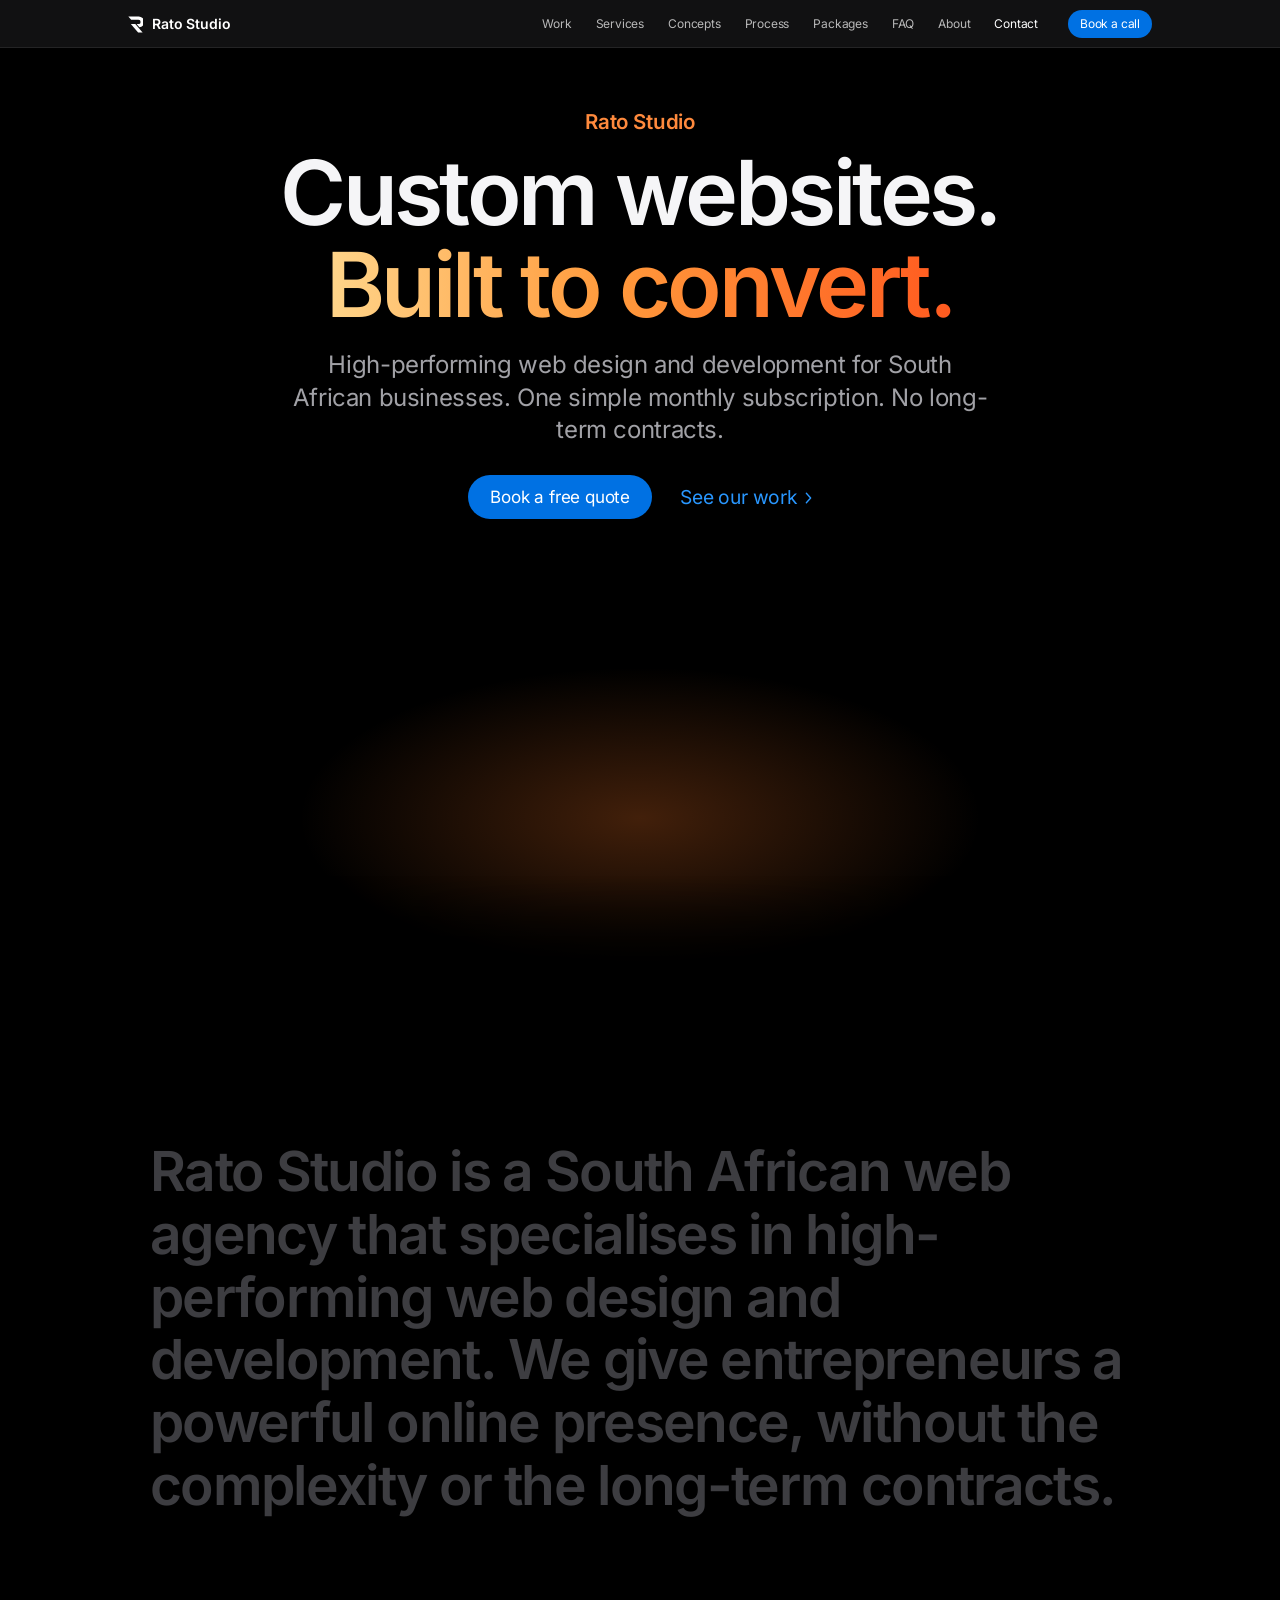
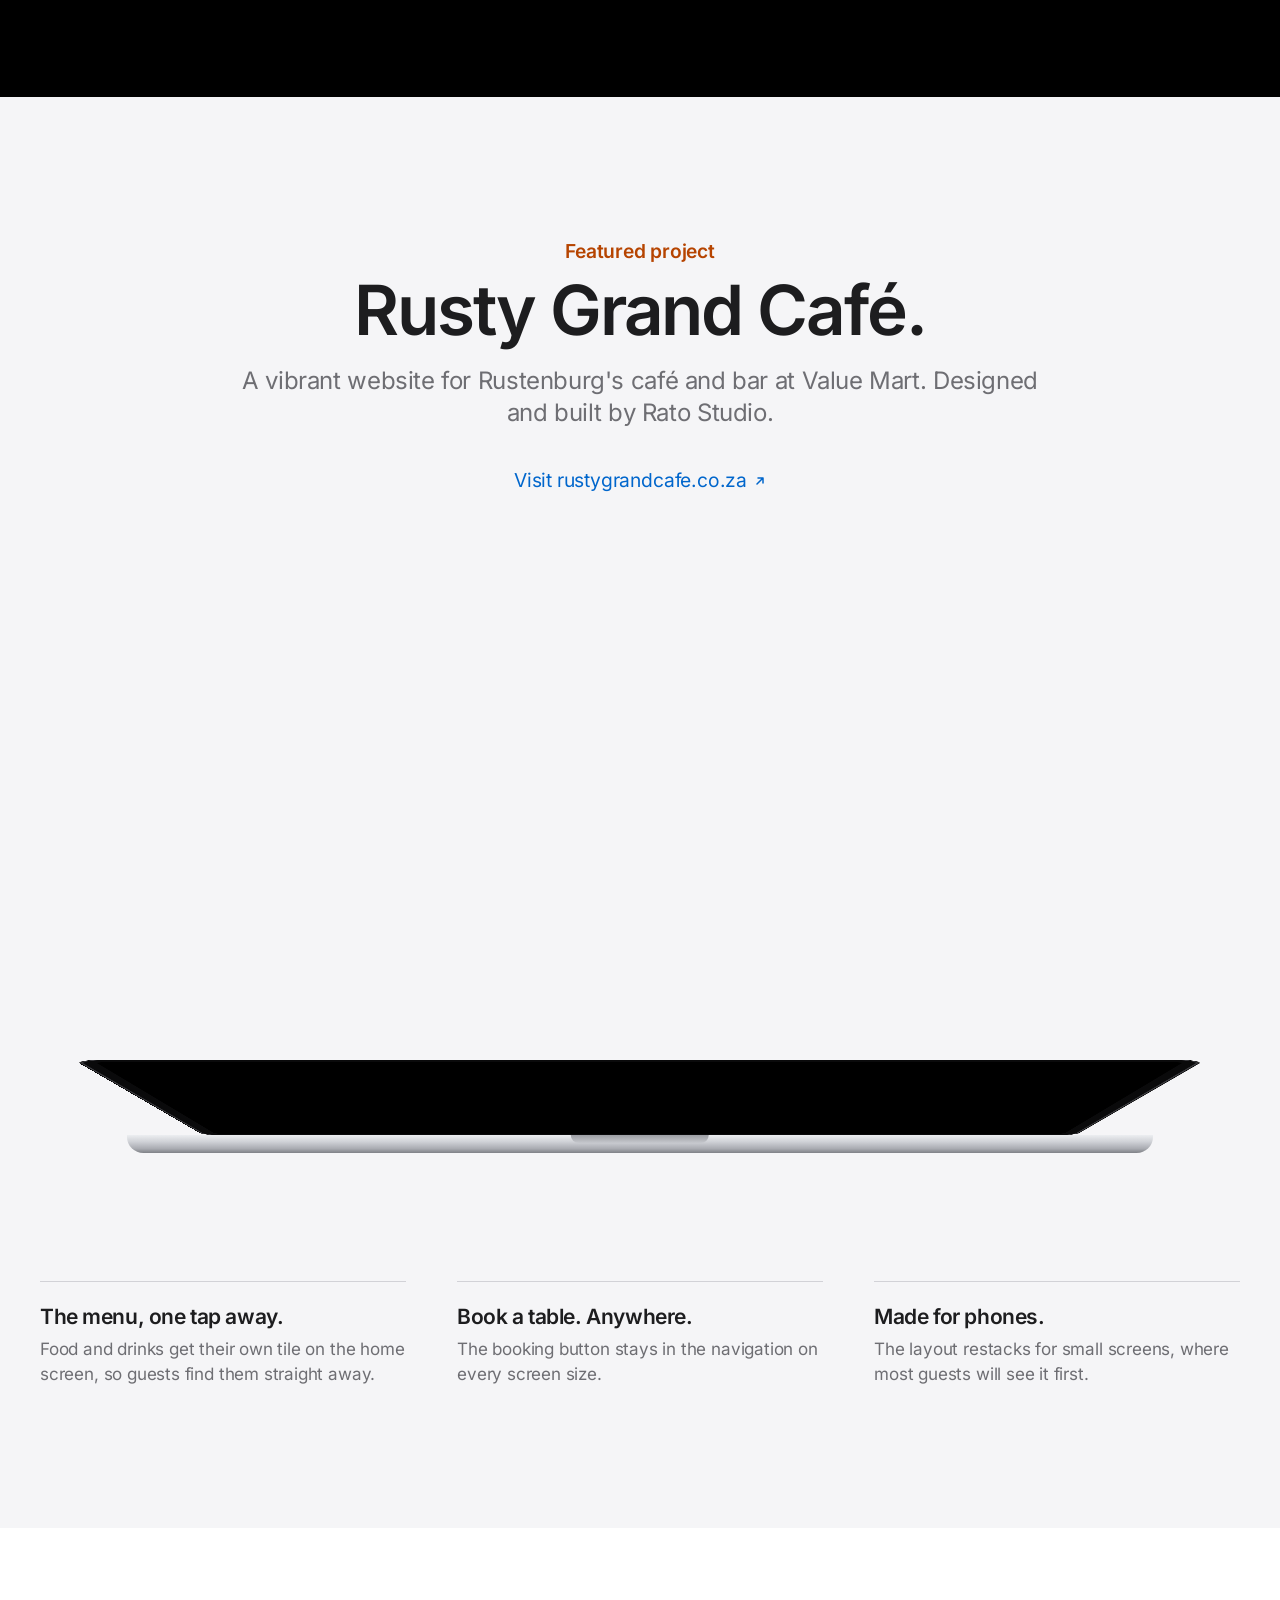
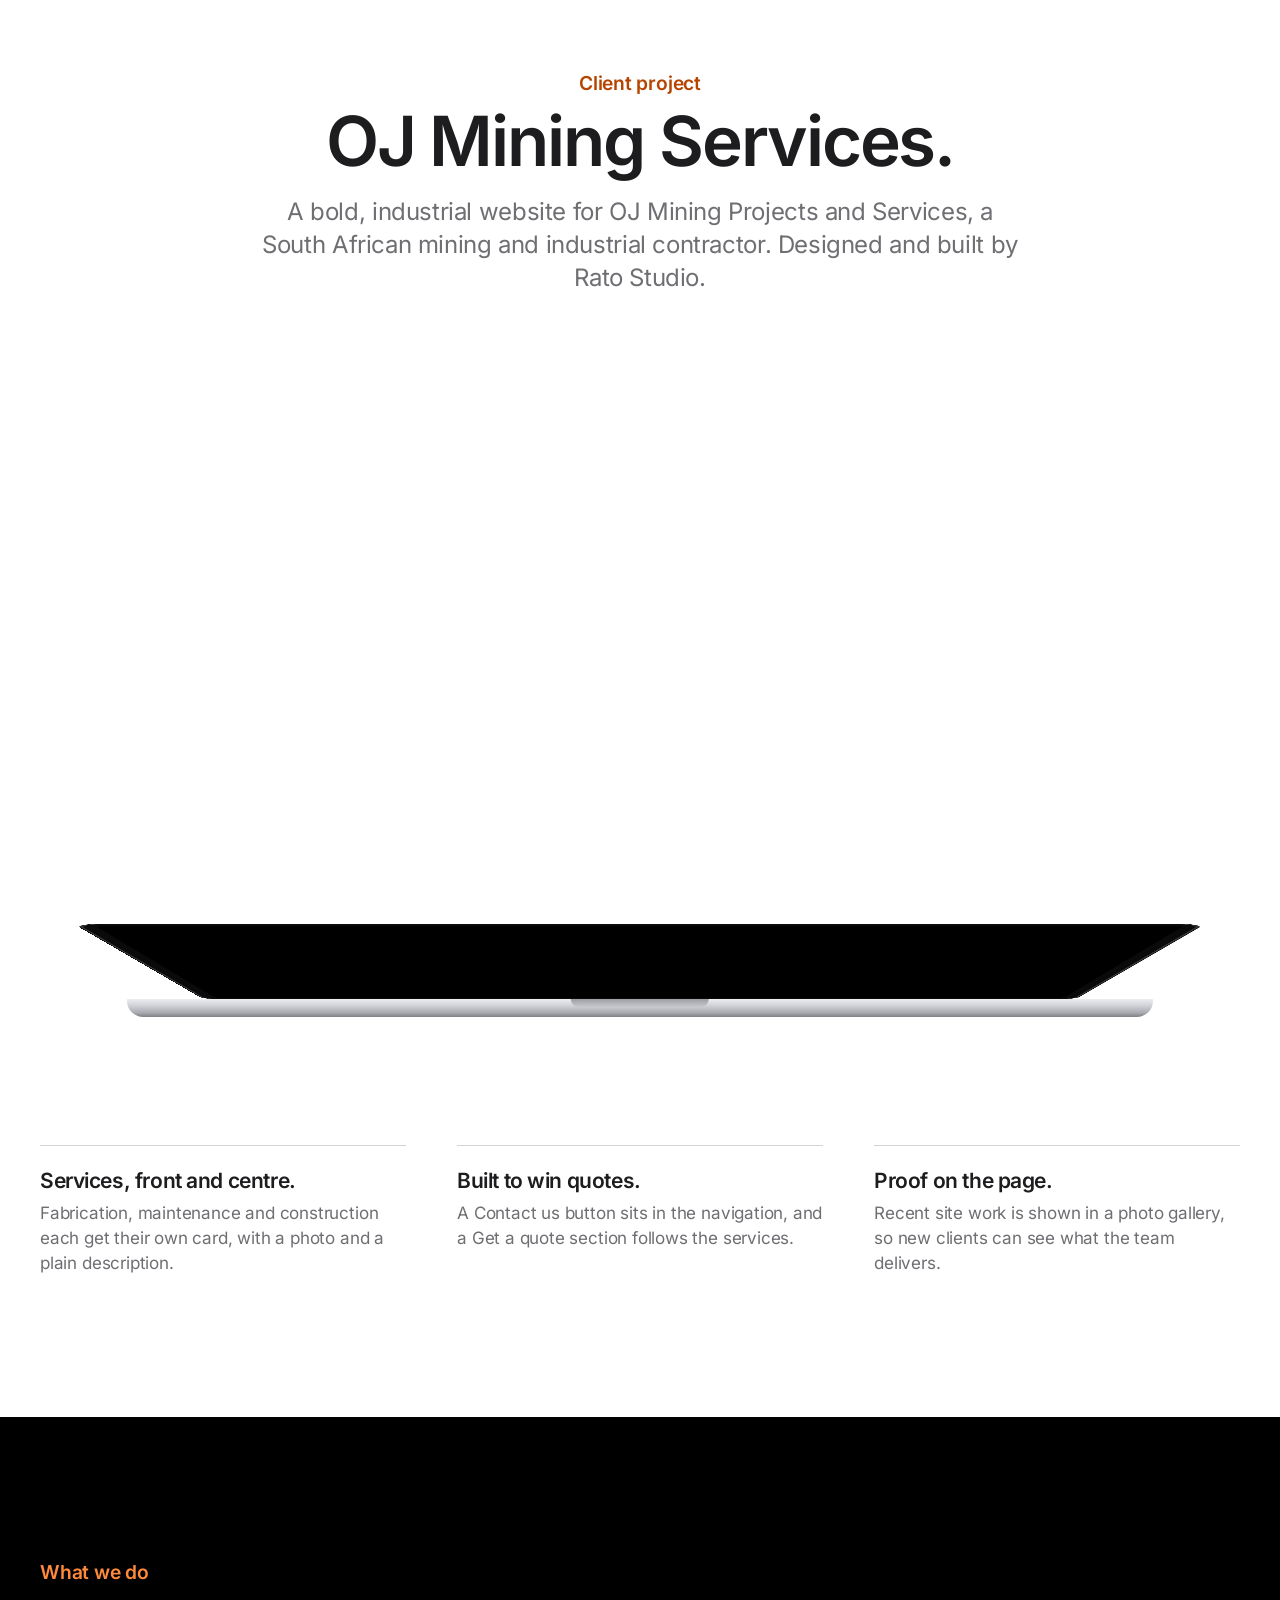
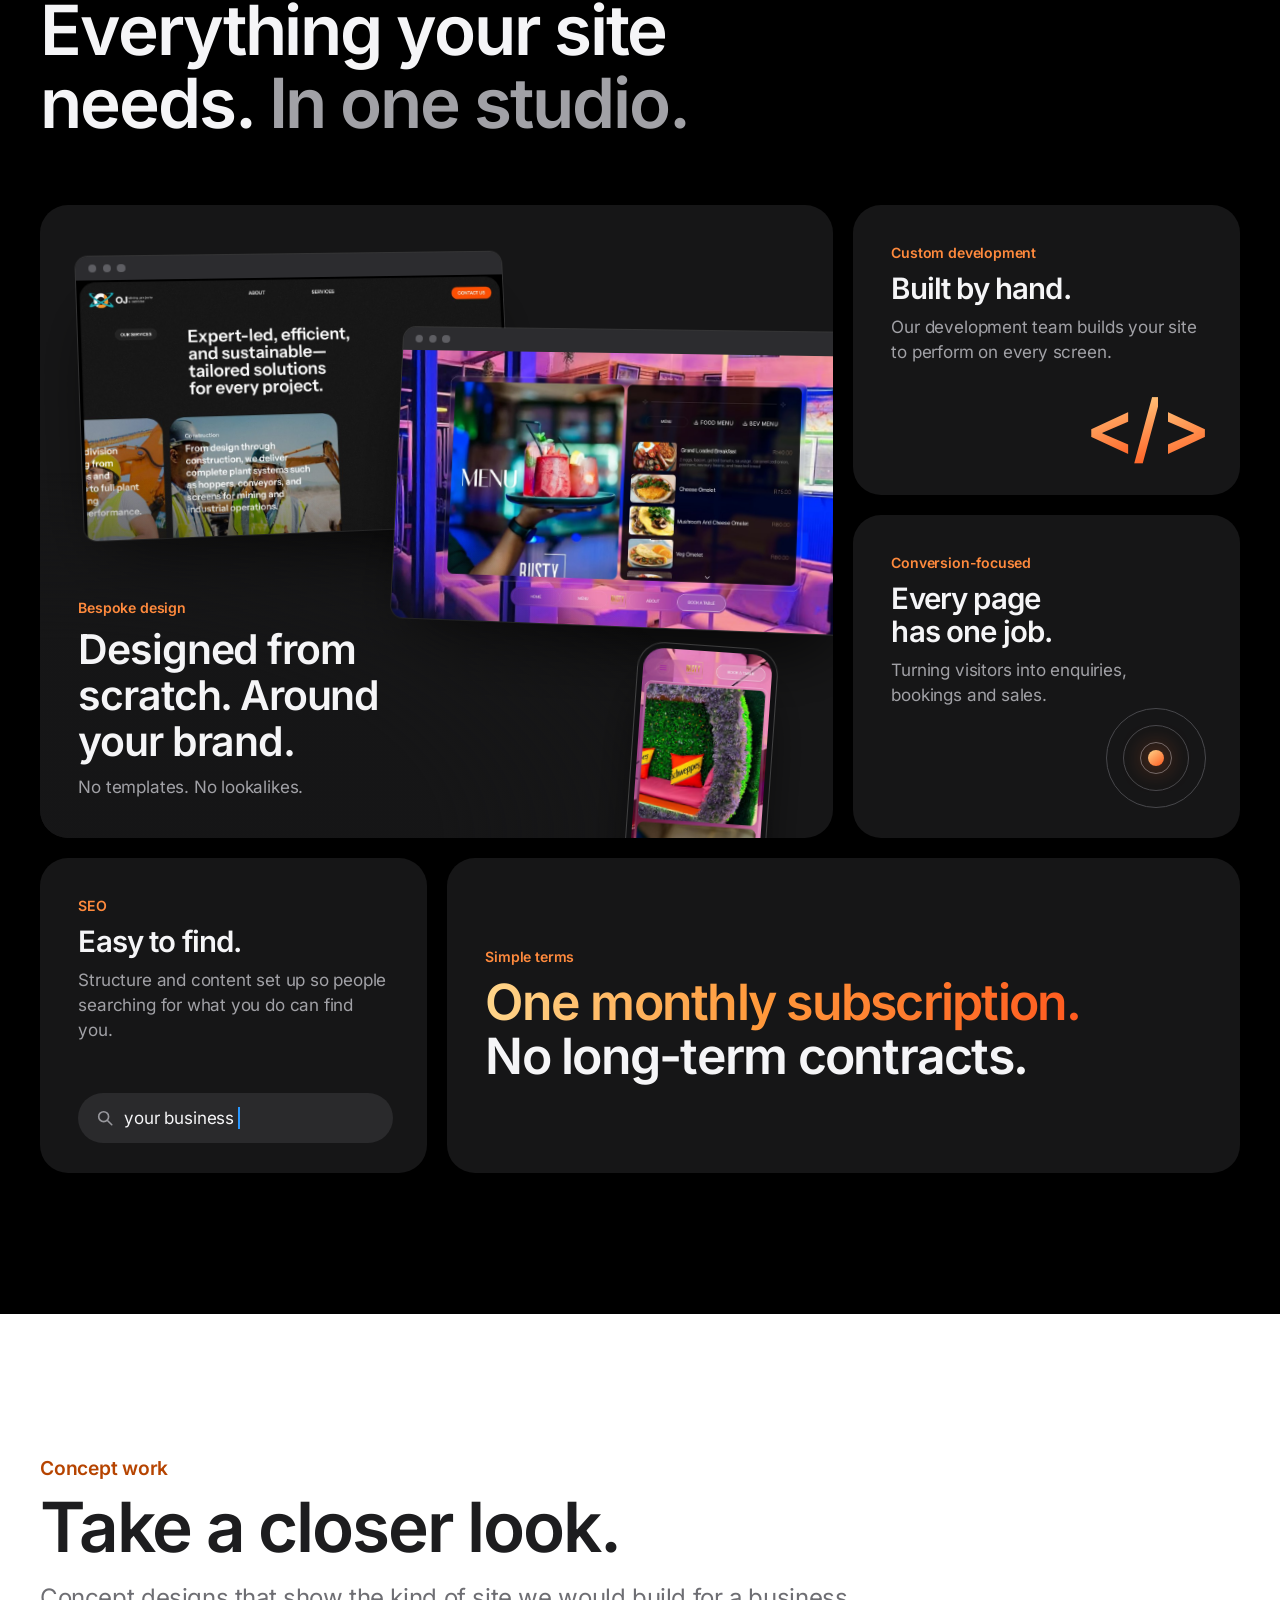
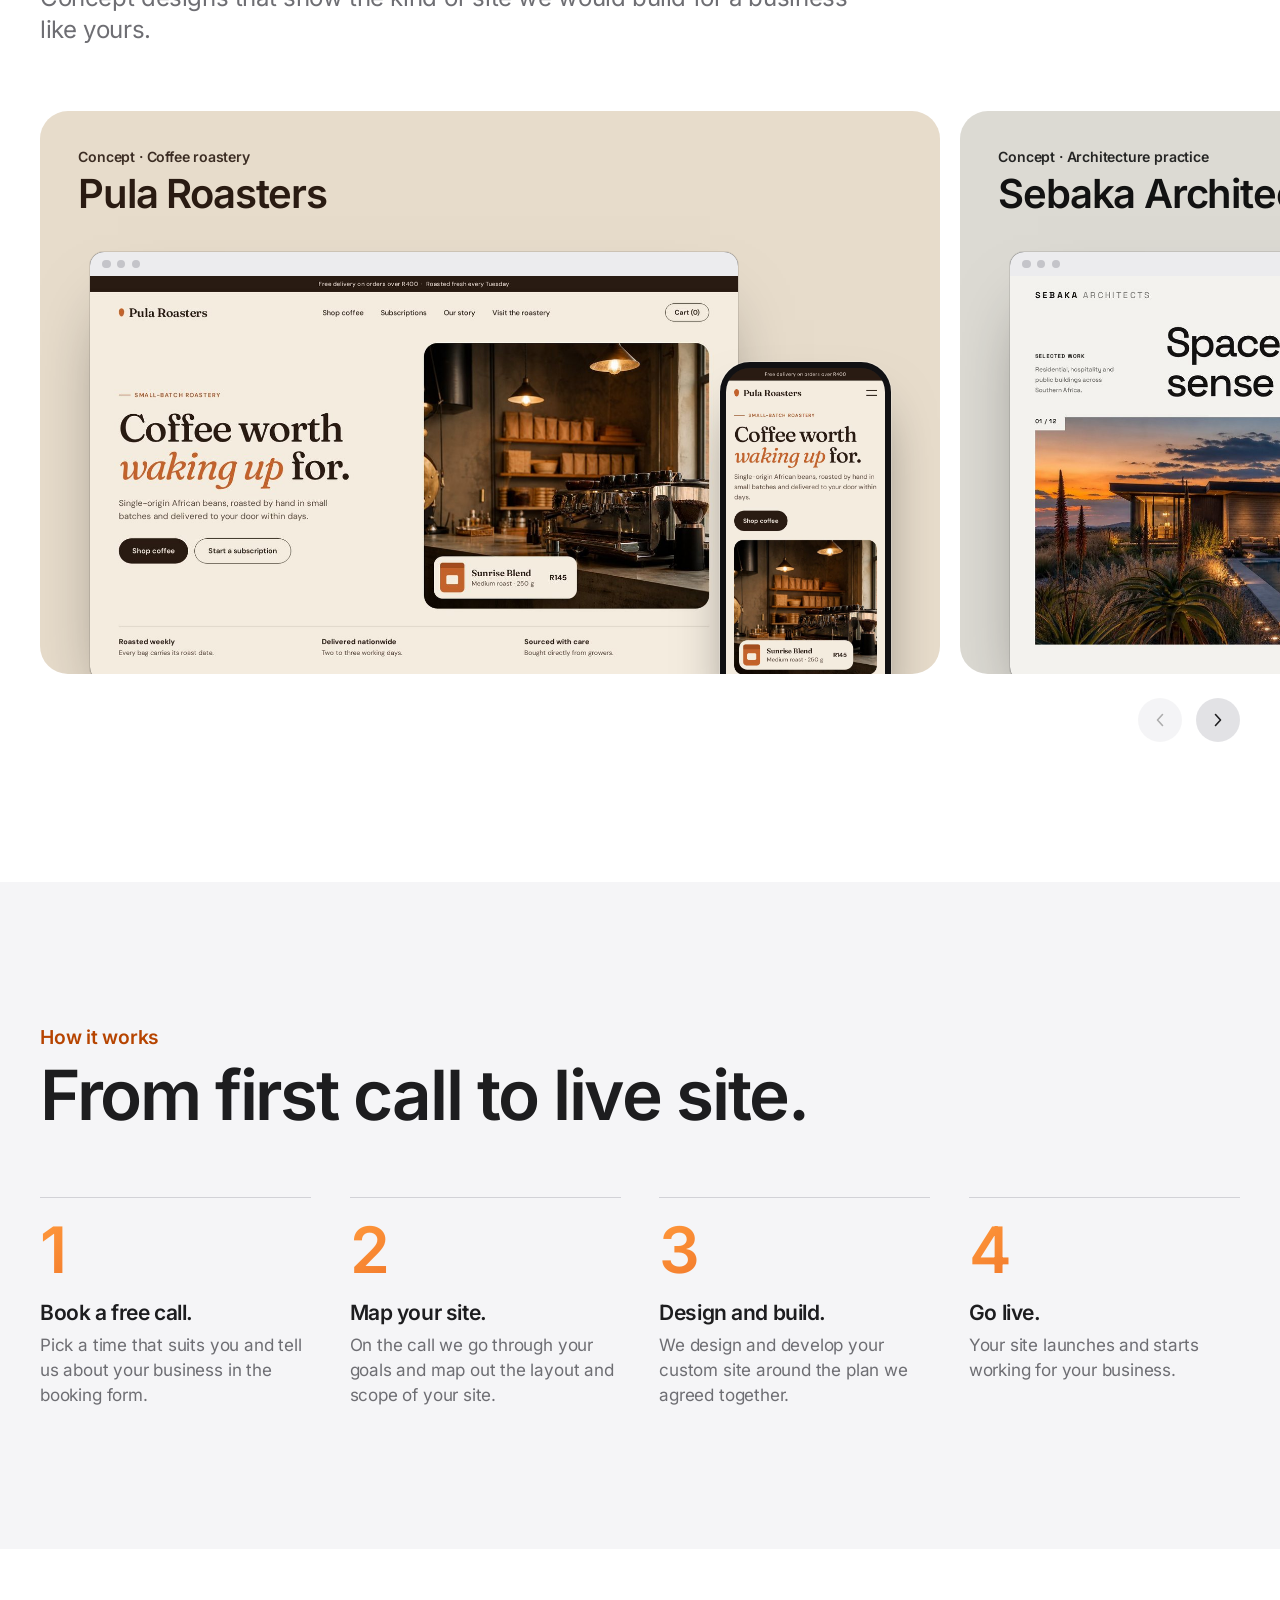
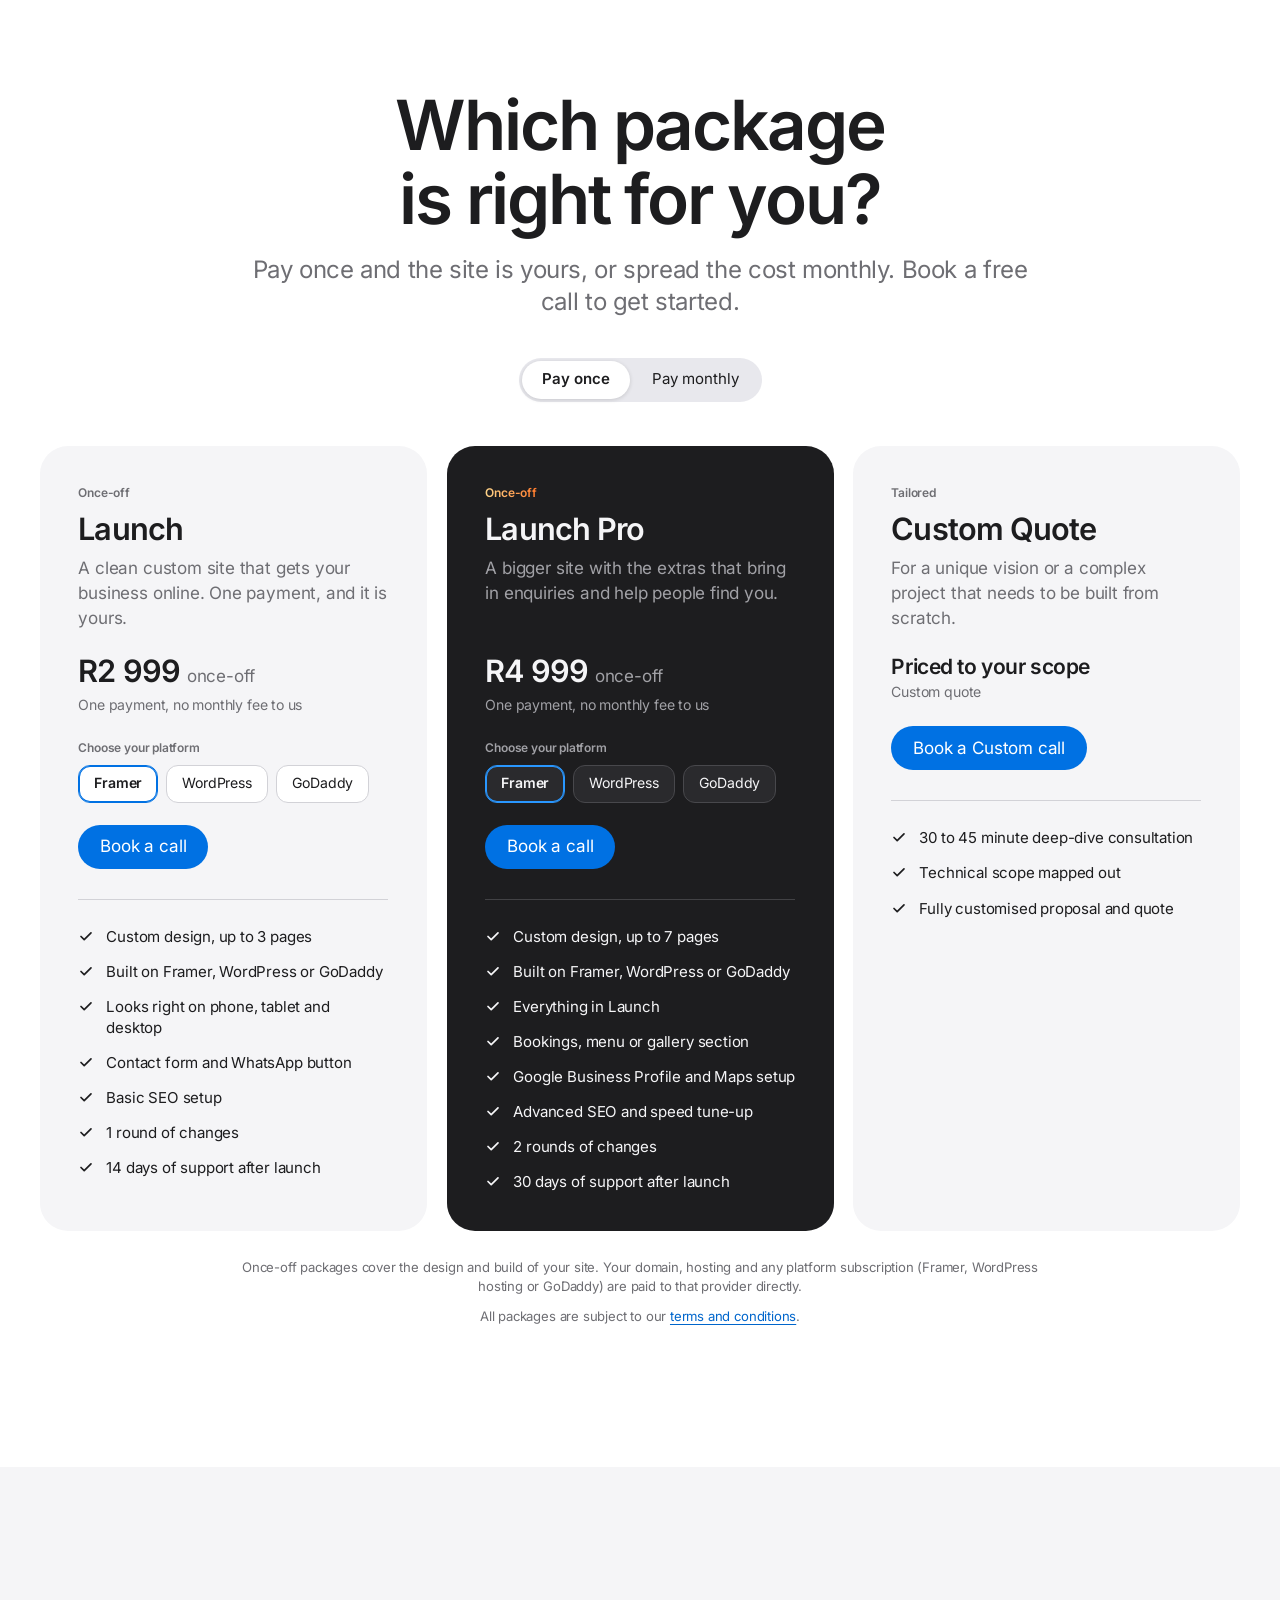
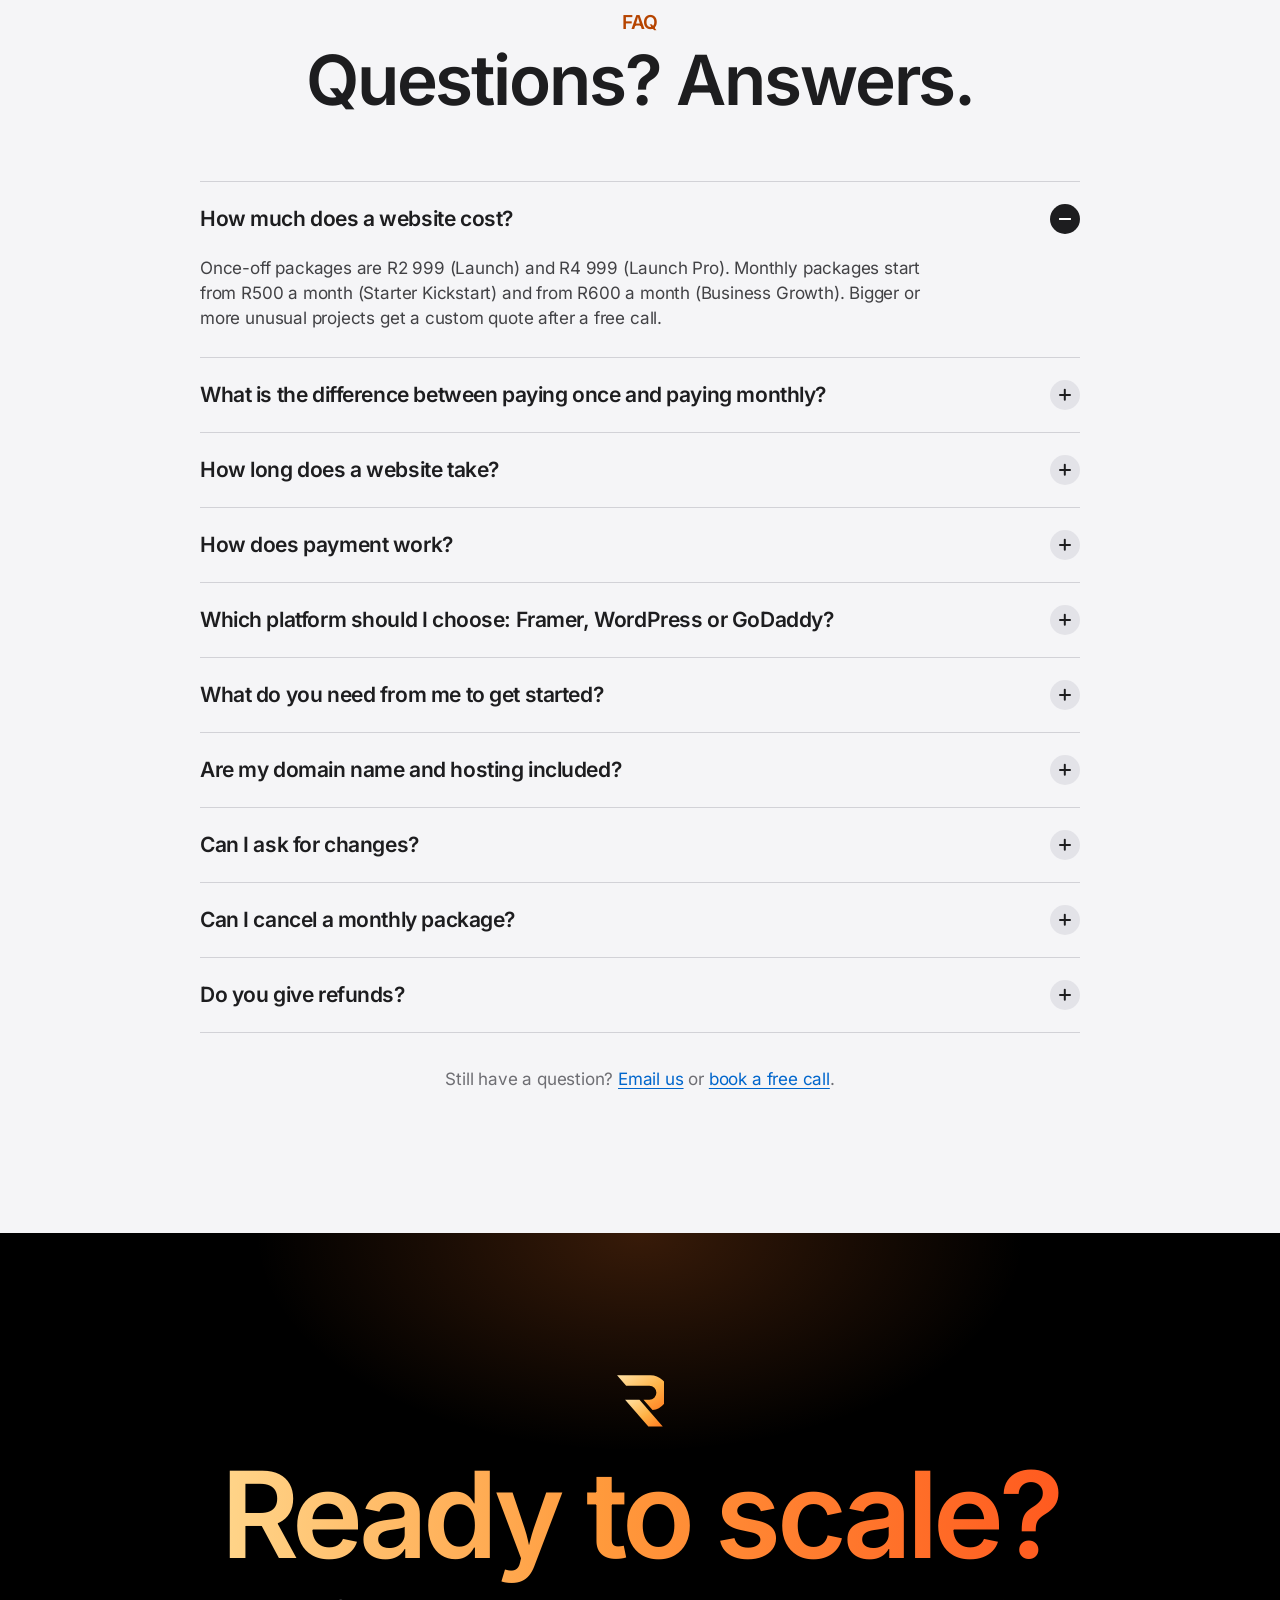
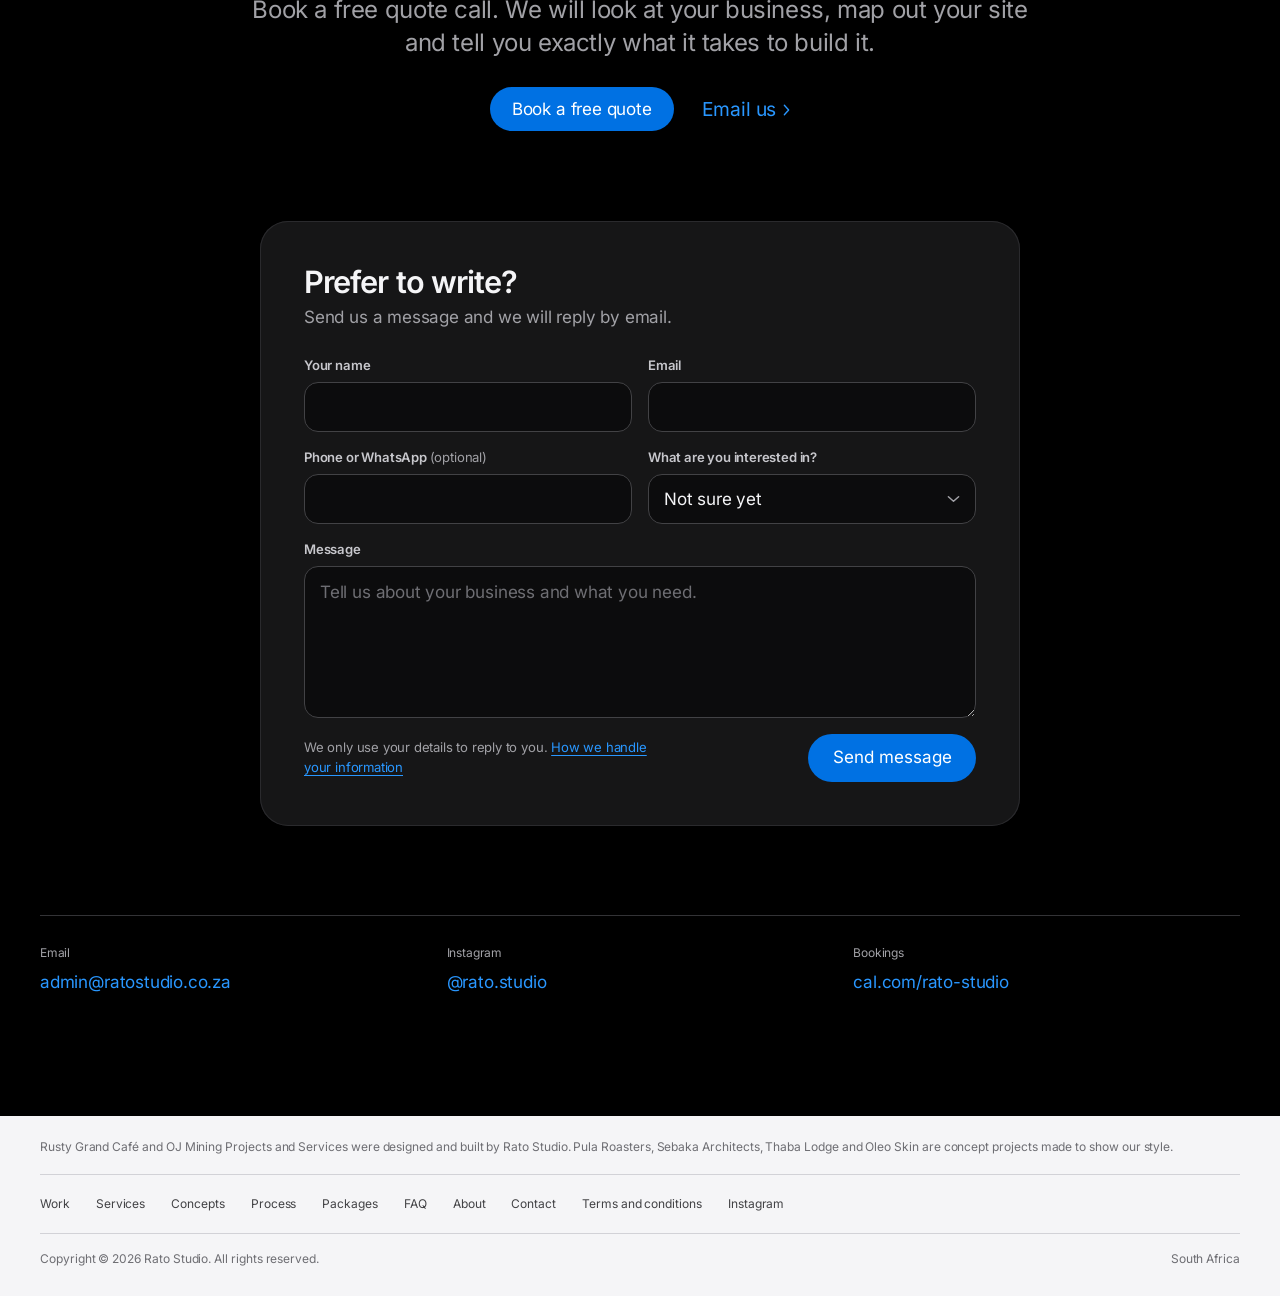
<file: index.html>
<!DOCTYPE html>
<html lang="en-ZA">
<head>
  <meta charset="utf-8">
  <meta name="viewport" content="width=device-width, initial-scale=1">
  <title>Rato Studio | Custom web design and development in South Africa</title>
  <meta name="description" content="Rato Studio designs and builds custom, conversion-focused websites for South African businesses on a simple monthly subscription. No long-term contracts. Book a free quote.">
  <meta name="theme-color" content="#000000">
  <link rel="canonical" href="https://www.ratostudio.co.za/">

  <meta property="og:type" content="website">
  <meta property="og:url" content="https://www.ratostudio.co.za/">
  <meta property="og:title" content="Rato Studio | Custom websites. Built to convert.">
  <meta property="og:description" content="High-performing web design and development for South African businesses. One simple monthly subscription. No long-term contracts.">
  <meta property="og:image" content="https://www.ratostudio.co.za/assets/img/og.jpg">
  <meta name="twitter:card" content="summary_large_image">

  <link rel="icon" href="favicon.svg" type="image/svg+xml">
  <link rel="apple-touch-icon" href="apple-touch-icon.png">
  <link rel="manifest" href="site.webmanifest">
  <link rel="preload" href="assets/fonts/inter-latin-wght-normal.woff2" as="font" type="font/woff2" crossorigin>
  <link rel="stylesheet" href="assets/css/style.css?v=14">
  <script>(function(d){d.classList.add('js');setTimeout(function(){if(!window.__rato)d.classList.remove('js')},4000)})(document.documentElement);</script>
  <script type="application/ld+json">{"@context": "https://schema.org", "@type": "FAQPage", "mainEntity": [{"@type": "Question", "name": "How much does a website cost?", "acceptedAnswer": {"@type": "Answer", "text": "Once-off packages are R2 999 (Launch) and R4 999 (Launch Pro). Monthly packages start from R500 a month (Starter Kickstart) and from R600 a month (Business Growth). Bigger or more unusual projects get a custom quote after a free call."}}, {"@type": "Question", "name": "What is the difference between paying once and paying monthly?", "acceptedAnswer": {"@type": "Answer", "text": "With a once-off package you pay for the design and build, and the website is yours once the final payment is made. With a monthly package you pay a smaller amount each month instead of a larger amount upfront, and your site stays online for as long as your subscription is active."}}, {"@type": "Question", "name": "How long does a website take?", "acceptedAnswer": {"@type": "Answer", "text": "Most websites are ready in 1 to 2 weeks, counted from when we have your first payment and your content. Bigger or custom projects can take longer, and we agree the timeline with you before we start."}}, {"@type": "Question", "name": "How does payment work?", "acceptedAnswer": {"@type": "Answer", "text": "For once-off packages you pay a 50% deposit to start and the remaining 50% before your site goes live. Monthly packages are billed every month. We send you an invoice with the payment details."}}, {"@type": "Question", "name": "Which platform should I choose: Framer, WordPress or GoDaddy?", "acceptedAnswer": {"@type": "Answer", "text": "All three give you a professional website. Framer suits modern, design-led sites with smooth animation. WordPress is the most flexible and suits sites that will keep growing. GoDaddy is the simplest to look after yourself. Not sure? Pick any one and we will recommend the best fit on your call."}}, {"@type": "Question", "name": "What do you need from me to get started?", "acceptedAnswer": {"@type": "Answer", "text": "Your logo, the wording for your pages, your photos, and any brand colours or examples of websites you like. If something is missing, tell us on your call and we will plan around it."}}, {"@type": "Question", "name": "Are my domain name and hosting included?", "acceptedAnswer": {"@type": "Answer", "text": "The once-off packages cover the design and build of your site. Your domain, hosting and any platform subscription (Framer, WordPress hosting or GoDaddy) are paid directly to that provider. For monthly packages, we confirm exactly what is included on your call, before any work starts."}}, {"@type": "Question", "name": "Can I ask for changes?", "acceptedAnswer": {"@type": "Answer", "text": "Yes. Launch includes 1 round of changes and 14 days of support after launch. Launch Pro includes 2 rounds of changes and 30 days of support. Anything beyond that is quoted before we do it, so there are no surprises."}}, {"@type": "Question", "name": "Can I cancel a monthly package?", "acceptedAnswer": {"@type": "Answer", "text": "Yes. There is no minimum term. Give us 30 days' notice by email and your subscription ends. A monthly website is provided as part of the subscription, so it goes offline when the subscription ends."}}, {"@type": "Question", "name": "Do you give refunds?", "acceptedAnswer": {"@type": "Answer", "text": "Your deposit pays for the first stage of work, so it is not refundable once work has started. If you cancel partway through, you pay only for the work done up to that point. The full details are in our terms and conditions."}}]}</script>
</head>
<body>

<svg width="0" height="0" style="position:absolute" aria-hidden="true" focusable="false">
  <defs>
    <linearGradient id="gold" x1="0" y1="0" x2="1" y2="1">
      <stop offset="0" stop-color="#ffe2a6"/>
      <stop offset=".55" stop-color="#ffb347"/>
      <stop offset="1" stop-color="#ff7a1f"/>
    </linearGradient>
    <symbol id="r-mark" viewBox="0 0 460 515">
      <path d="M10 10H330A168 168 0 0 1 350 344.8L263.6 245H320A67 67 0 0 0 320 111H97.3Z"/>
      <path d="M87 245H225L448 503H310Z"/>
    </symbol>
    <symbol id="chev" viewBox="0 0 8 14"><path d="M1.5 1.5L6.5 7l-5 5.5" fill="none" stroke="currentColor" stroke-width="1.6" stroke-linecap="round" stroke-linejoin="round"/></symbol>
    <symbol id="ext" viewBox="0 0 12 12"><path d="M3 9l6-6M4 3h5v5" fill="none" stroke="currentColor" stroke-width="1.5" stroke-linecap="round" stroke-linejoin="round"/></symbol>
    <symbol id="tick" viewBox="0 0 16 16"><path d="M3 8.5l3.2 3.2L13 4.8" fill="none" stroke="currentColor" stroke-width="1.7" stroke-linecap="round" stroke-linejoin="round"/></symbol>
  </defs>
</svg>

<a class="skip" href="#main">Skip to content</a>

<header class="nav" id="nav">
  <div class="nav-in">
    <a class="nav-brand" href="#top" aria-label="Rato Studio, back to top">
      <svg aria-hidden="true"><use href="#r-mark"/></svg>
      <span>Rato Studio</span>
    </a>
    <nav class="nav-links" id="nav-links" aria-label="Main">
      <a href="#work">Work</a>
      <a href="#services">Services</a>
      <a href="#concepts">Concepts</a>
      <a href="#process">Process</a>
      <a href="#packages">Packages</a>
      <a href="#faq">FAQ</a>
      <a href="about/">About</a>
      <a href="#contact">Contact</a>
    </nav>
    <a class="pill pill-sm nav-cta" href="https://cal.com/rato-studio-b8i6sl" target="_blank" rel="noopener">Book a call</a>
    <button class="nav-toggle" type="button" aria-expanded="false" aria-controls="nav-links" aria-label="Open menu"><span></span><span></span></button>
  </div>
</header>

<main id="main">

  <!-- HERO -->
  <section class="hero dark" id="top">
    <div class="hero-copy">
      <p class="hero-name">Rato Studio</p>
      <h1>Custom websites.<br><span class="grad">Built to convert.</span></h1>
      <p class="intro">High-performing web design and development for South African businesses. One simple monthly subscription. No long-term contracts.</p>
      <div class="actions">
        <a class="pill" href="https://cal.com/rato-studio-b8i6sl" target="_blank" rel="noopener">Book a free quote</a>
        <a class="more" href="#work">See our work <svg aria-hidden="true"><use href="#chev"/></svg></a>
      </div>
    </div>
    <div class="hero-stage" id="stage" aria-hidden="true">
      <canvas id="scene"></canvas>
      <svg class="hero-fallback" viewBox="0 0 460 515"><use href="#r-mark" fill="url(#gold)"/></svg>
    </div>
  </section>

  <!-- STATEMENT -->
  <section class="statement dark" aria-label="About Rato Studio">
    <p class="words" id="words">Rato Studio is a South African web agency that specialises in high-performing web design and development. We give entrepreneurs a powerful online presence, without the complexity or the long-term contracts.</p>
  </section>

  <!-- FEATURED WORK -->
  <section class="section light" id="work">
    <div class="wrap center">
      <p class="eyebrow" data-reveal>Featured project</p>
      <h2 class="display" data-reveal>Rusty Grand Café.</h2>
      <p class="intro" data-reveal>A vibrant website for Rustenburg's café and bar at Value Mart. Designed and built by Rato Studio.</p>
      <div class="actions" data-reveal>
        <a class="more" href="https://www.rustygrandcafe.co.za/" target="_blank" rel="noopener">Visit rustygrandcafe.co.za <svg class="ext" aria-hidden="true"><use href="#ext"/></svg></a>
      </div>
    </div>

    <div class="devices" id="devices">
      <div class="mac">
        <div class="mac-lid">
          <div class="mac-screen">
            <img src="assets/img/rusty-desktop.jpg" alt="The Rusty Grand Café home page on a laptop: a colourful grid with tiles for the menu, the venue and contact details" width="1440" height="900" decoding="async">
          </div>
        </div>
        <div class="mac-base"><i></i></div>
      </div>
      <div class="phone">
        <div class="phone-screen">
          <img src="assets/img/rusty-mobile.jpg" alt="The Rusty Grand Café home page on a phone, with a Book a table button at the top" width="780" height="1688" decoding="async">
        </div>
      </div>
    </div>

    <div class="wrap">
      <ul class="facts">
        <li data-reveal>
          <h3>The menu, one tap away.</h3>
          <p>Food and drinks get their own tile on the home screen, so guests find them straight away.</p>
        </li>
        <li data-reveal style="--d:.08s">
          <h3>Book a table. Anywhere.</h3>
          <p>The booking button stays in the navigation on every screen size.</p>
        </li>
        <li data-reveal style="--d:.16s">
          <h3>Made for phones.</h3>
          <p>The layout restacks for small screens, where most guests will see it first.</p>
        </li>
      </ul>
    </div>
  </section>

  <!-- WORK: OJ Mining Projects and Services -->
  <section class="section white" id="work-oj">
    <div class="wrap center">
      <p class="eyebrow" data-reveal>Client project</p>
      <h2 class="display" data-reveal>OJ Mining Services.</h2>
      <p class="intro" data-reveal>A bold, industrial website for OJ Mining Projects and Services, a South African mining and industrial contractor. Designed and built by Rato Studio.</p>
      <div class="actions" data-reveal>
        <a class="more" href="https://ratomotlha.github.io/ojminingservices/" target="_blank" rel="noopener">View the live site <svg class="ext" aria-hidden="true"><use href="#ext"/></svg></a>
      </div>
    </div>

    <div class="devices">
      <div class="mac">
        <div class="mac-lid">
          <div class="mac-screen">
            <img src="assets/img/oj-desktop.jpg" alt="The OJ Mining Projects and Services home page on a laptop: a worker in a hard hat and safety vest behind the headline Your Partner in Mining and Industrial Solutions" width="1440" height="900" loading="lazy" decoding="async">
          </div>
        </div>
        <div class="mac-base"><i></i></div>
      </div>
      <div class="phone">
        <div class="phone-screen">
          <img src="assets/img/oj-mobile.jpg" alt="The OJ Mining Projects and Services home page on a phone, with the logo and menu at the top" width="780" height="1688" loading="lazy" decoding="async">
        </div>
      </div>
    </div>

    <div class="wrap">
      <ul class="facts">
        <li data-reveal>
          <h3>Services, front and centre.</h3>
          <p>Fabrication, maintenance and construction each get their own card, with a photo and a plain description.</p>
        </li>
        <li data-reveal style="--d:.08s">
          <h3>Built to win quotes.</h3>
          <p>A Contact us button sits in the navigation, and a Get a quote section follows the services.</p>
        </li>
        <li data-reveal style="--d:.16s">
          <h3>Proof on the page.</h3>
          <p>Recent site work is shown in a photo gallery, so new clients can see what the team delivers.</p>
        </li>
      </ul>
    </div>
  </section>

  <!-- SERVICES -->
  <section class="section dark" id="services">
    <div class="wrap">
      <div class="head">
        <p class="eyebrow" data-reveal>What we do</p>
        <h2 class="display" data-reveal>Everything your site needs. <span class="dim">In one studio.</span></h2>
      </div>

      <div class="bento">
        <article class="tile tile-work t-a" data-reveal>
          <!-- Real client work: screenshots of live Rato Studio sites. Swap the image files to update. -->
          <div class="shots" role="img" aria-label="Screens from two websites built by Rato Studio: the services page of OJ Mining Projects and Services, and the menu page of Rusty Grand Café on a laptop and a phone">
            <div class="shot shot-back">
              <div class="shot-bar"><i></i><i></i><i></i></div>
              <img src="assets/img/work-oj-services.jpg" alt="" width="1280" height="738" loading="lazy" decoding="async">
            </div>
            <div class="shot shot-front">
              <div class="shot-bar"><i></i><i></i><i></i></div>
              <img src="assets/img/work-rusty-menu.jpg" alt="" width="1280" height="738" loading="lazy" decoding="async">
            </div>
            <div class="shot-phone">
              <img src="assets/img/rusty-mobile.jpg" alt="" width="780" height="1688" loading="lazy" decoding="async">
            </div>
          </div>
          <div class="tile-copy">
            <p class="tile-label">Bespoke design</p>
            <h3>Designed from scratch. Around your brand.</h3>
            <p>No templates. No lookalikes.</p>
          </div>
        </article>

        <article class="tile t-b" data-reveal style="--d:.06s">
          <div class="tile-copy">
            <p class="tile-label">Custom development</p>
            <h3>Built by hand.</h3>
            <p>Our development team builds your site to perform on every screen.</p>
          </div>
          <div class="art art-code" aria-hidden="true"><span>&lt;</span><span>/</span><span>&gt;</span></div>
        </article>

        <article class="tile t-c" data-reveal style="--d:.12s">
          <div class="tile-copy">
            <p class="tile-label">Conversion-focused</p>
            <h3>Every page has one job.</h3>
            <p>Turning visitors into enquiries, bookings and sales.</p>
          </div>
          <div class="art art-target" aria-hidden="true"><i></i><i></i><i></i><b></b></div>
        </article>

        <article class="tile t-d" data-reveal>
          <div class="tile-copy">
            <p class="tile-label">SEO</p>
            <h3>Easy to find.</h3>
            <p>Structure and content set up so people searching for what you do can find you.</p>
          </div>
          <div class="art art-search" aria-hidden="true">
            <svg viewBox="0 0 20 20"><circle cx="8.5" cy="8.5" r="5.5"/><path d="M13 13l4.5 4.5"/></svg>
            <span>your business</span><em></em>
          </div>
        </article>

        <article class="tile tile-type t-e" data-reveal style="--d:.06s">
          <p class="tile-label">Simple terms</p>
          <h3><span class="grad">One monthly subscription.</span><br>No long-term contracts.</h3>
        </article>
      </div>
    </div>
  </section>

  <!-- CONCEPTS -->
  <section class="section white" id="concepts">
    <div class="wrap">
      <div class="head">
        <p class="eyebrow" data-reveal>Concept work</p>
        <h2 class="display" data-reveal>Take a closer look.</h2>
        <p class="intro" data-reveal>Concept designs that show the kind of site we would build for a business like yours.</p>
      </div>
    </div>

    <div class="gallery" id="gallery" role="region" aria-label="Concept projects" tabindex="0">
      <ul class="gallery-track">
        <li class="g-card" style="--bg:#e7dccb;--fg:#2a1b12">
          <div class="g-cap"><p>Concept · Coffee roastery</p><h3>Pula Roasters</h3></div>
          <div class="g-stage" role="img" aria-label="Website mock-up for Pula Roasters, a coffee roastery, on a laptop and a phone: a cream home page with the headline Coffee worth waking up for">
            <div class="g-browser">
              <div class="shot-bar"><i></i><i></i><i></i></div>
              <img src="assets/img/mock-pula-desktop.jpg" alt="" width="1280" height="800" loading="lazy" decoding="async">
            </div>
            <div class="g-phone"><img src="assets/img/mock-pula-mobile.jpg" alt="" width="585" height="1266" loading="lazy" decoding="async"></div>
          </div>
        </li>
        <li class="g-card" style="--bg:#dcdad3;--fg:#121212">
          <div class="g-cap"><p>Concept · Architecture practice</p><h3>Sebaka Architects</h3></div>
          <div class="g-stage" role="img" aria-label="Website mock-up for Sebaka Architects on a laptop and a phone: a minimal home page with the headline Spaces with a sense of place above a photo of a modern house">
            <div class="g-browser">
              <div class="shot-bar"><i></i><i></i><i></i></div>
              <img src="assets/img/mock-sebaka-desktop.jpg" alt="" width="1280" height="800" loading="lazy" decoding="async">
            </div>
            <div class="g-phone"><img src="assets/img/mock-sebaka-mobile.jpg" alt="" width="585" height="1266" loading="lazy" decoding="async"></div>
          </div>
        </li>
        <li class="g-card" style="--bg:#3a2413;--fg:#fbf3e6">
          <div class="g-cap"><p>Concept · Safari lodge</p><h3>Thaba Lodge</h3></div>
          <div class="g-stage" role="img" aria-label="Website mock-up for Thaba Lodge on a laptop and a phone: a sunset view from the lodge deck with the headline Where the day ends in gold and a booking bar">
            <div class="g-browser">
              <div class="shot-bar"><i></i><i></i><i></i></div>
              <img src="assets/img/mock-thaba-desktop.jpg" alt="" width="1280" height="800" loading="lazy" decoding="async">
            </div>
            <div class="g-phone"><img src="assets/img/mock-thaba-mobile.jpg" alt="" width="585" height="1266" loading="lazy" decoding="async"></div>
          </div>
        </li>
        <li class="g-card" style="--bg:#e8cdb9;--fg:#3a2116">
          <div class="g-cap"><p>Concept · Skincare brand</p><h3>Oleo Skin</h3></div>
          <div class="g-stage" role="img" aria-label="Website mock-up for Oleo Skin on a laptop and a phone: a blush home page with the headline Skincare, the unhurried way beside amber bottles">
            <div class="g-browser">
              <div class="shot-bar"><i></i><i></i><i></i></div>
              <img src="assets/img/mock-oleo-desktop.jpg" alt="" width="1280" height="800" loading="lazy" decoding="async">
            </div>
            <div class="g-phone"><img src="assets/img/mock-oleo-mobile.jpg" alt="" width="585" height="1266" loading="lazy" decoding="async"></div>
          </div>
        </li>
      </ul>
    </div>
    <div class="wrap paddles">
      <button type="button" class="paddle" id="g-prev" aria-label="Previous project" disabled><svg aria-hidden="true"><use href="#chev"/></svg></button>
      <button type="button" class="paddle" id="g-next" aria-label="Next project"><svg aria-hidden="true"><use href="#chev"/></svg></button>
    </div>
  </section>

  <!-- PROCESS -->
  <section class="section light" id="process">
    <div class="wrap">
      <div class="head">
        <p class="eyebrow" data-reveal>How it works</p>
        <h2 class="display" data-reveal>From first call to live site.</h2>
      </div>
      <ol class="steps">
        <li data-reveal>
          <span class="num">1</span>
          <h3>Book a free call.</h3>
          <p>Pick a time that suits you and tell us about your business in the booking form.</p>
        </li>
        <li data-reveal style="--d:.08s">
          <span class="num">2</span>
          <h3>Map your site.</h3>
          <p>On the call we go through your goals and map out the layout and scope of your site.</p>
        </li>
        <li data-reveal style="--d:.16s">
          <span class="num">3</span>
          <h3>Design and build.</h3>
          <p>We design and develop your custom site around the plan we agreed together.</p>
        </li>
        <li data-reveal style="--d:.24s">
          <span class="num">4</span>
          <h3>Go live.</h3>
          <p>Your site launches and starts working for your business.</p>
        </li>
      </ol>
    </div>
  </section>

  <!-- PACKAGES -->
  <section class="section white" id="packages">
    <div class="wrap">
      <div class="head center">
        <h2 class="display" data-reveal>Which package is right for you?</h2>
        <p class="intro" data-reveal>Pay once and the site is yours, or spread the cost monthly. Book a free call to get started.</p>
      </div>

      <div class="seg plan-seg" role="tablist" aria-label="Type of package" data-reveal>
        <button type="button" role="tab" aria-selected="true" data-plan-tab="once">Pay once</button>
        <button type="button" role="tab" aria-selected="false" data-plan-tab="monthly">Pay monthly</button>
      </div>

      <div class="plans">
        <!-- ONCE-OFF PACKAGES. PRICE: change the visible price -->
        <article class="plan" data-reveal data-group="once" data-package="launch" data-name="Launch" data-kind="once" data-cal="https://cal.com/rato-studio-b8i6sl">
          <p class="plan-flag">Once-off</p>
          <h3>Launch</h3>
          <p class="plan-desc">A clean custom site that gets your business online. One payment, and it is yours.</p>
          <p class="plan-price"><strong class="amount">R2 999<small> once-off</small></strong><span>One payment, no monthly fee to us</span></p>
          <fieldset class="plan-platform">
            <legend>Choose your platform</legend>
            <div class="choice">
              <label><input type="radio" name="platform-launch" value="Framer" checked><span>Framer</span></label>
              <label><input type="radio" name="platform-launch" value="WordPress"><span>WordPress</span></label>
              <label><input type="radio" name="platform-launch" value="GoDaddy"><span>GoDaddy</span></label>
            </div>
          </fieldset>
          <div class="plan-actions">
            <a class="pill" data-book href="https://cal.com/rato-studio-b8i6sl" target="_blank" rel="noopener">Book a call</a>
          </div>
          <ul class="ticks">
            <li><svg aria-hidden="true"><use href="#tick"/></svg>Custom design, up to 3 pages</li>
            <li><svg aria-hidden="true"><use href="#tick"/></svg>Built on Framer, WordPress or GoDaddy</li>
            <li><svg aria-hidden="true"><use href="#tick"/></svg>Looks right on phone, tablet and desktop</li>
            <li><svg aria-hidden="true"><use href="#tick"/></svg>Contact form and WhatsApp button</li>
            <li><svg aria-hidden="true"><use href="#tick"/></svg>Basic SEO setup</li>
            <li><svg aria-hidden="true"><use href="#tick"/></svg>1 round of changes</li>
            <li><svg aria-hidden="true"><use href="#tick"/></svg>14 days of support after launch</li>
          </ul>
        </article>

        <article class="plan plan-pro" data-reveal data-group="once" data-package="launch-pro" data-name="Launch Pro" data-kind="once" data-cal="https://cal.com/rato-studio-b8i6sl" style="--d:.08s">
          <p class="plan-flag">Once-off</p>
          <h3>Launch Pro</h3>
          <p class="plan-desc">A bigger site with the extras that bring in enquiries and help people find you.</p>
          <p class="plan-price"><strong class="amount">R4 999<small> once-off</small></strong><span>One payment, no monthly fee to us</span></p>
          <fieldset class="plan-platform">
            <legend>Choose your platform</legend>
            <div class="choice">
              <label><input type="radio" name="platform-launch-pro" value="Framer" checked><span>Framer</span></label>
              <label><input type="radio" name="platform-launch-pro" value="WordPress"><span>WordPress</span></label>
              <label><input type="radio" name="platform-launch-pro" value="GoDaddy"><span>GoDaddy</span></label>
            </div>
          </fieldset>
          <div class="plan-actions">
            <a class="pill" data-book href="https://cal.com/rato-studio-b8i6sl" target="_blank" rel="noopener">Book a call</a>
          </div>
          <ul class="ticks">
            <li><svg aria-hidden="true"><use href="#tick"/></svg>Custom design, up to 7 pages</li>
            <li><svg aria-hidden="true"><use href="#tick"/></svg>Built on Framer, WordPress or GoDaddy</li>
            <li><svg aria-hidden="true"><use href="#tick"/></svg>Everything in Launch</li>
            <li><svg aria-hidden="true"><use href="#tick"/></svg>Bookings, menu or gallery section</li>
            <li><svg aria-hidden="true"><use href="#tick"/></svg>Google Business Profile and Maps setup</li>
            <li><svg aria-hidden="true"><use href="#tick"/></svg>Advanced SEO and speed tune-up</li>
            <li><svg aria-hidden="true"><use href="#tick"/></svg>2 rounds of changes</li>
            <li><svg aria-hidden="true"><use href="#tick"/></svg>30 days of support after launch</li>
          </ul>
        </article>

        <!-- MONTHLY PACKAGES. PRICE: change the visible price -->
        <article class="plan" data-reveal data-group="monthly" data-package="starter" data-name="Starter Kickstart" data-kind="monthly" data-cal="https://cal.com/rato-studio-b8i6sl/30min">
          <p class="plan-flag">Standard</p>
          <h3>Starter Kickstart</h3>
          <p class="plan-desc">Get your business online with a custom, high-converting website.</p>
          <p class="plan-price"><strong class="amount">From R500<small>/month</small></strong><span>Monthly subscription</span></p>
          <div class="plan-actions">
            <a class="pill" data-book href="https://cal.com/rato-studio-b8i6sl/30min" target="_blank" rel="noopener">Book a call</a>
          </div>
          <ul class="ticks">
            <li><svg aria-hidden="true"><use href="#tick"/></svg>Custom site layout planned around your business</li>
            <li><svg aria-hidden="true"><use href="#tick"/></svg>High-converting design</li>
            <li><svg aria-hidden="true"><use href="#tick"/></svg>15 to 30 minute kickoff call</li>
          </ul>
        </article>

        <article class="plan plan-pro" data-reveal data-group="monthly" data-package="growth" data-name="Business Growth" data-kind="monthly" data-cal="https://cal.com/rato-studio-b8i6sl/premium" style="--d:.08s">
          <p class="plan-flag">Premium</p>
          <h3>Business Growth</h3>
          <p class="plan-desc">A premium custom site built to scale your business and outshine your competitors.</p>
          <p class="plan-price"><strong class="amount">From R600<small>/month</small></strong><span>Monthly subscription</span></p>
          <div class="plan-actions">
            <a class="pill" data-book href="https://cal.com/rato-studio-b8i6sl/premium" target="_blank" rel="noopener">Book a call</a>
          </div>
          <ul class="ticks">
            <li><svg aria-hidden="true"><use href="#tick"/></svg>Brand positioning deep-dive</li>
            <li><svg aria-hidden="true"><use href="#tick"/></svg>Advanced SEO goals</li>
            <li><svg aria-hidden="true"><use href="#tick"/></svg>Custom premium layout</li>
            <li><svg aria-hidden="true"><use href="#tick"/></svg>Clear roadmap and scope of work</li>
            <li><svg aria-hidden="true"><use href="#tick"/></svg>30 to 40 minute strategy session</li>
          </ul>
        </article>

        <article class="plan" data-reveal style="--d:.16s">
          <p class="plan-flag">Tailored</p>
          <h3>Custom Quote</h3>
          <p class="plan-desc">For a unique vision or a complex project that needs to be built from scratch.</p>
          <p class="plan-price"><strong>Priced to your scope</strong><span>Custom quote</span></p>
          <a class="pill" href="https://cal.com/rato-studio-b8i6sl/custom-quote-package-tailored-solution" target="_blank" rel="noopener">Book a Custom call</a>
          <ul class="ticks">
            <li><svg aria-hidden="true"><use href="#tick"/></svg>30 to 45 minute deep-dive consultation</li>
            <li><svg aria-hidden="true"><use href="#tick"/></svg>Technical scope mapped out</li>
            <li><svg aria-hidden="true"><use href="#tick"/></svg>Fully customised proposal and quote</li>
          </ul>
        </article>
      </div>

      <p class="plans-note" data-group-note="once">Once-off packages cover the design and build of your site. Your domain, hosting and any platform subscription (Framer, WordPress hosting or GoDaddy) are paid to that provider directly.</p>
      <p class="plans-note" data-group-note="monthly" hidden>Monthly prices are starting prices. Your exact price is confirmed on your call, before any work starts.</p>
      <p class="plans-note plans-terms">All packages are subject to our <a href="terms/">terms and conditions</a>.</p>
    </div>
  </section>

  <!-- FAQ. PRICE: the first answer repeats the package prices -->
  <section class="section light" id="faq">
    <div class="wrap">
      <div class="head center">
        <p class="eyebrow" data-reveal>FAQ</p>
        <h2 class="display" data-reveal>Questions? Answers.</h2>
      </div>
      <div class="faq" data-reveal>
        <details class="faq-item" name="faq" open>
          <summary><span>How much does a website cost?</span><i class="faq-icon" aria-hidden="true"></i></summary>
          <div class="faq-a"><p>Once-off packages are R2 999 (Launch) and R4 999 (Launch Pro). Monthly packages start from R500 a month (Starter Kickstart) and from R600 a month (Business Growth). Bigger or more unusual projects get a custom quote after a free call.</p></div>
        </details>
        <details class="faq-item" name="faq">
          <summary><span>What is the difference between paying once and paying monthly?</span><i class="faq-icon" aria-hidden="true"></i></summary>
          <div class="faq-a"><p>With a once-off package you pay for the design and build, and the website is yours once the final payment is made. With a monthly package you pay a smaller amount each month instead of a larger amount upfront, and your site stays online for as long as your subscription is active.</p></div>
        </details>
        <details class="faq-item" name="faq">
          <summary><span>How long does a website take?</span><i class="faq-icon" aria-hidden="true"></i></summary>
          <div class="faq-a"><p>Most websites are ready in 1 to 2 weeks, counted from when we have your first payment and your content. Bigger or custom projects can take longer, and we agree the timeline with you before we start.</p></div>
        </details>
        <details class="faq-item" name="faq">
          <summary><span>How does payment work?</span><i class="faq-icon" aria-hidden="true"></i></summary>
          <div class="faq-a"><p>For once-off packages you pay a 50% deposit to start and the remaining 50% before your site goes live. Monthly packages are billed every month. We send you an invoice with the payment details.</p></div>
        </details>
        <details class="faq-item" name="faq">
          <summary><span>Which platform should I choose: Framer, WordPress or GoDaddy?</span><i class="faq-icon" aria-hidden="true"></i></summary>
          <div class="faq-a"><p>All three give you a professional website. Framer suits modern, design-led sites with smooth animation. WordPress is the most flexible and suits sites that will keep growing. GoDaddy is the simplest to look after yourself. Not sure? Pick any one and we will recommend the best fit on your call.</p></div>
        </details>
        <details class="faq-item" name="faq">
          <summary><span>What do you need from me to get started?</span><i class="faq-icon" aria-hidden="true"></i></summary>
          <div class="faq-a"><p>Your logo, the wording for your pages, your photos, and any brand colours or examples of websites you like. If something is missing, tell us on your call and we will plan around it.</p></div>
        </details>
        <details class="faq-item" name="faq">
          <summary><span>Are my domain name and hosting included?</span><i class="faq-icon" aria-hidden="true"></i></summary>
          <div class="faq-a"><p>The once-off packages cover the design and build of your site. Your domain, hosting and any platform subscription (Framer, WordPress hosting or GoDaddy) are paid directly to that provider. For monthly packages, we confirm exactly what is included on your call, before any work starts.</p></div>
        </details>
        <details class="faq-item" name="faq">
          <summary><span>Can I ask for changes?</span><i class="faq-icon" aria-hidden="true"></i></summary>
          <div class="faq-a"><p>Yes. Launch includes 1 round of changes and 14 days of support after launch. Launch Pro includes 2 rounds of changes and 30 days of support. Anything beyond that is quoted before we do it, so there are no surprises.</p></div>
        </details>
        <details class="faq-item" name="faq">
          <summary><span>Can I cancel a monthly package?</span><i class="faq-icon" aria-hidden="true"></i></summary>
          <div class="faq-a"><p>Yes. There is no minimum term. Give us 30 days' notice by email and your subscription ends. A monthly website is provided as part of the subscription, so it goes offline when the subscription ends.</p></div>
        </details>
        <details class="faq-item" name="faq">
          <summary><span>Do you give refunds?</span><i class="faq-icon" aria-hidden="true"></i></summary>
          <div class="faq-a"><p>Your deposit pays for the first stage of work, so it is not refundable once work has started. If you cancel partway through, you pay only for the work done up to that point. The full details are in our <a href="terms/">terms and conditions</a>.</p></div>
        </details>
      </div>
      <p class="faq-more" data-reveal>Still have a question? <a href="mailto:admin@ratostudio.co.za">Email us</a> or <a href="https://cal.com/rato-studio-b8i6sl" target="_blank" rel="noopener">book a free call</a>.</p>
    </div>
  </section>

  <!-- CONTACT -->
  <section class="section dark cta" id="contact">
    <div class="wrap center">
      <svg class="cta-mark" aria-hidden="true" data-reveal><use href="#r-mark" fill="url(#gold)"/></svg>
      <h2 class="display huge" data-reveal><span class="grad">Ready to scale?</span></h2>
      <p class="intro" data-reveal>Book a free quote call. We will look at your business, map out your site and tell you exactly what it takes to build it.</p>
      <div class="actions" data-reveal>
        <a class="pill" href="https://cal.com/rato-studio-b8i6sl" target="_blank" rel="noopener">Book a free quote</a>
        <a class="more" href="mailto:admin@ratostudio.co.za">Email us <svg aria-hidden="true"><use href="#chev"/></svg></a>
      </div>
      <!-- CONTACT FORM. Messages are delivered to admin@ratostudio.co.za by FormSubmit.
           To send them to another address, change the address in "action" and in "data-endpoint" below. -->
      <div class="cf" id="write" data-reveal>
        <div class="cf-head">
          <h3>Prefer to write?</h3>
          <p>Send us a message and we will reply by email.</p>
        </div>
        <form class="cf-form" id="contact-form" action="https://formsubmit.co/admin@ratostudio.co.za" method="post" data-endpoint="https://formsubmit.co/ajax/admin@ratostudio.co.za" data-mailto="admin@ratostudio.co.za" novalidate>
          <input type="hidden" name="_subject" value="New enquiry from the Rato Studio website">
          <input type="hidden" name="_template" value="table">
          <input type="hidden" name="_next" value="https://www.ratostudio.co.za/#contact">
          <p class="cf-hp" aria-hidden="true"><label>Leave this field empty <input type="text" name="_honey" tabindex="-1" autocomplete="off"></label></p>
          <div class="cf-row">
            <label class="cf-field"><span>Your name</span><input type="text" name="name" autocomplete="name" required maxlength="80"></label>
            <label class="cf-field"><span>Email</span><input type="email" name="email" autocomplete="email" inputmode="email" required maxlength="120"></label>
          </div>
          <div class="cf-row">
            <label class="cf-field"><span>Phone or WhatsApp <em>(optional)</em></span><input type="tel" name="phone" autocomplete="tel" maxlength="30"></label>
            <label class="cf-field"><span>What are you interested in?</span>
              <select name="interest">
                <option value="Not sure yet" selected>Not sure yet</option>
                <option value="Launch (once-off)">Launch (once-off)</option>
                <option value="Launch Pro (once-off)">Launch Pro (once-off)</option>
                <option value="Starter Kickstart (monthly)">Starter Kickstart (monthly)</option>
                <option value="Business Growth (monthly)">Business Growth (monthly)</option>
                <option value="Custom project">Custom project</option>
              </select>
            </label>
          </div>
          <label class="cf-field"><span>Message</span><textarea name="message" rows="5" required maxlength="4000" placeholder="Tell us about your business and what you need."></textarea></label>
          <p class="cf-status" role="alert" hidden></p>
          <div class="cf-foot">
            <p class="cf-note">We only use your details to reply to you. <a href="terms/#t14">How we handle your information</a></p>
            <button class="pill" type="submit" data-send>Send message</button>
          </div>
        </form>
        <div class="cf-done" id="contact-done" tabindex="-1" hidden>
          <svg class="cf-tick" viewBox="0 0 56 56" aria-hidden="true"><circle cx="28" cy="28" r="26" fill="none" stroke="currentColor" stroke-width="2.5"/><path d="M17 29l7.5 7.5L39.5 21" fill="none" stroke="currentColor" stroke-width="3" stroke-linecap="round" stroke-linejoin="round"/></svg>
          <h3>Message sent.</h3>
          <p data-done-text>Thank you. We will reply as soon as we can.</p>
          <button class="cf-again" type="button" data-again>Send another message</button>
        </div>
      </div>
      <ul class="contacts" data-reveal>
        <li><span>Email</span><a href="mailto:admin@ratostudio.co.za">admin@ratostudio.co.za</a></li>
        <li><span>Instagram</span><a href="https://www.instagram.com/rato.studio" target="_blank" rel="noopener">@rato.studio</a></li>
        <li><span>Bookings</span><a href="https://cal.com/rato-studio-b8i6sl" target="_blank" rel="noopener">cal.com/rato-studio</a></li>
      </ul>
    </div>
  </section>

</main>

<footer class="footer">
  <div class="wrap">
    <p class="footnote">Rusty Grand Café and OJ Mining Projects and Services were designed and built by Rato Studio. Pula Roasters, Sebaka Architects, Thaba Lodge and Oleo Skin are concept projects made to show our style.</p>
    <nav class="footer-links" aria-label="Footer">
      <a href="#work">Work</a>
      <a href="#services">Services</a>
      <a href="#concepts">Concepts</a>
      <a href="#process">Process</a>
      <a href="#packages">Packages</a>
      <a href="#faq">FAQ</a>
      <a href="about/">About</a>
      <a href="#contact">Contact</a>
      <a href="terms/">Terms and conditions</a>
      <a href="https://www.instagram.com/rato.studio" target="_blank" rel="noopener">Instagram</a>
    </nav>
    <div class="footer-base">
      <p>Copyright &copy; <span id="year">2026</span> Rato Studio. All rights reserved.</p>
      <p>South Africa</p>
    </div>
  </div>
</footer>

<script defer src="assets/js/main.js?v=14" onerror="document.documentElement.classList.remove('js')"></script>
</body>
</html>
</file>
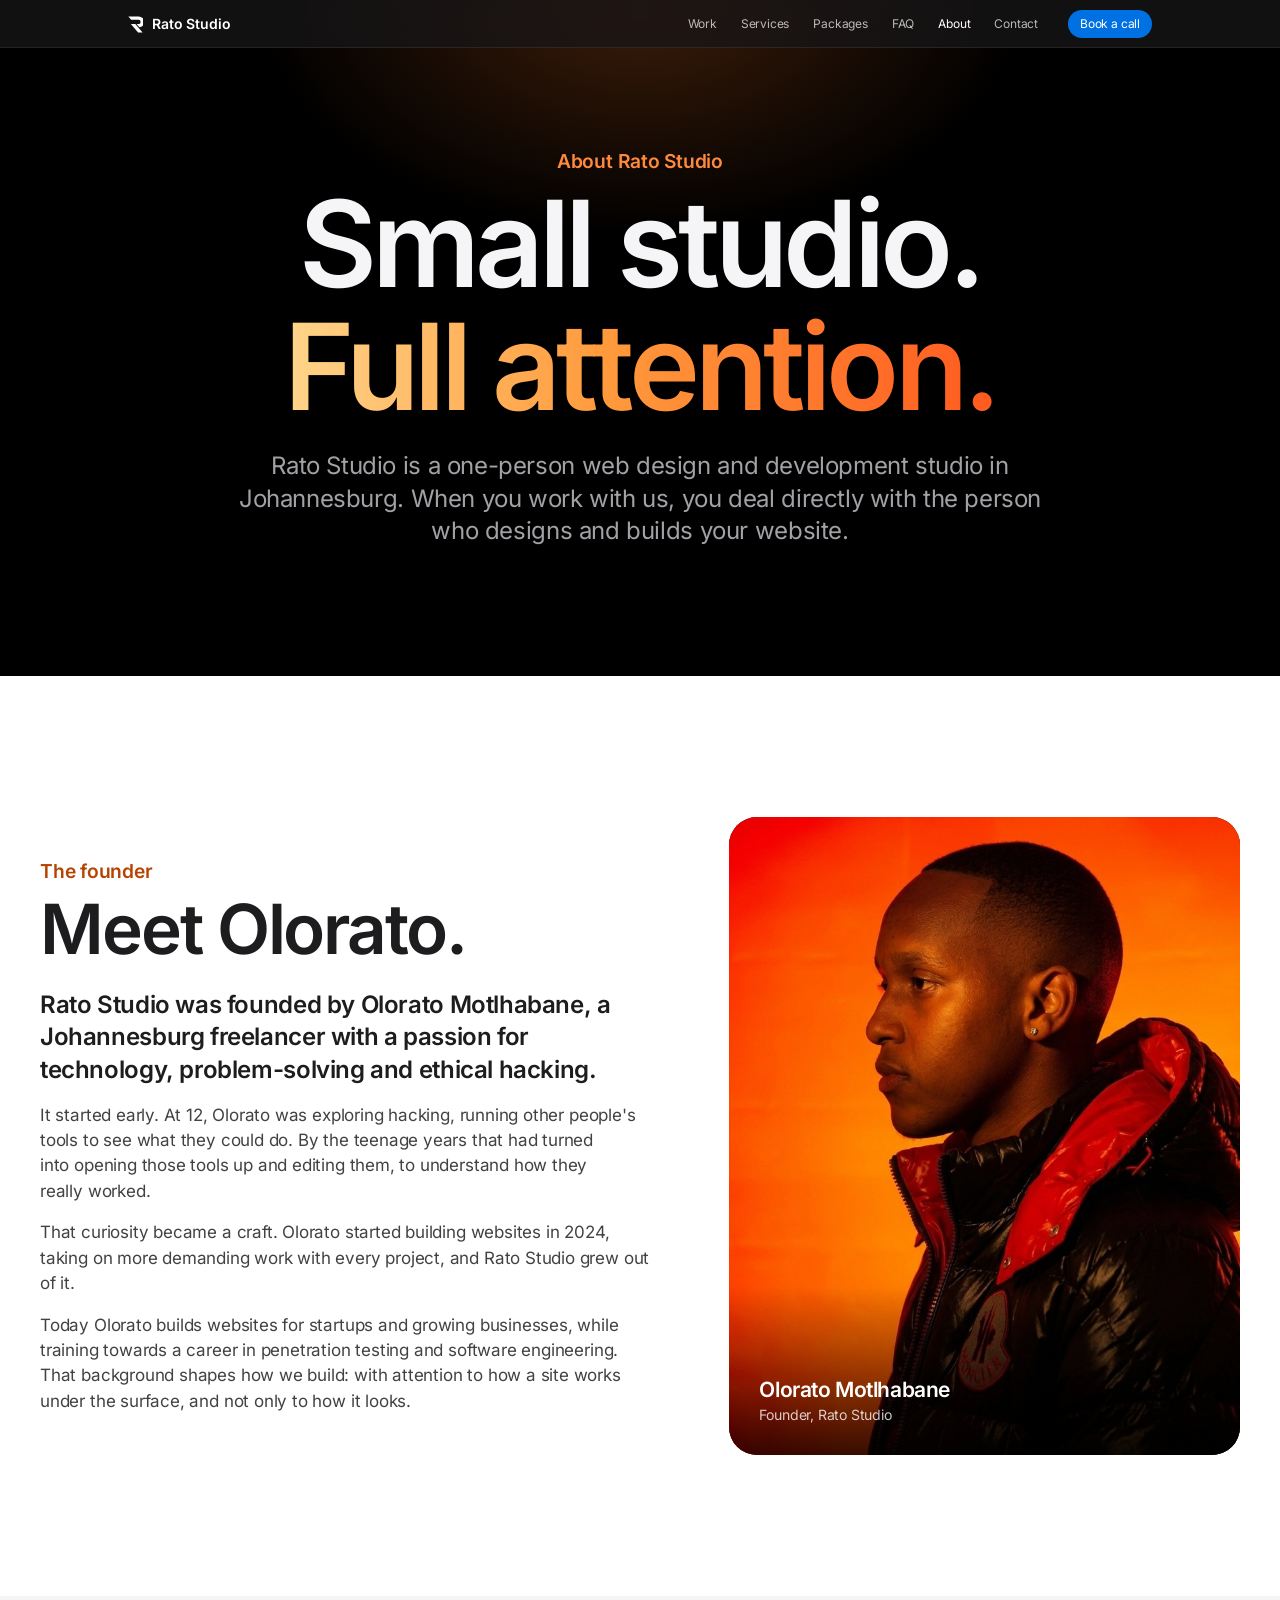
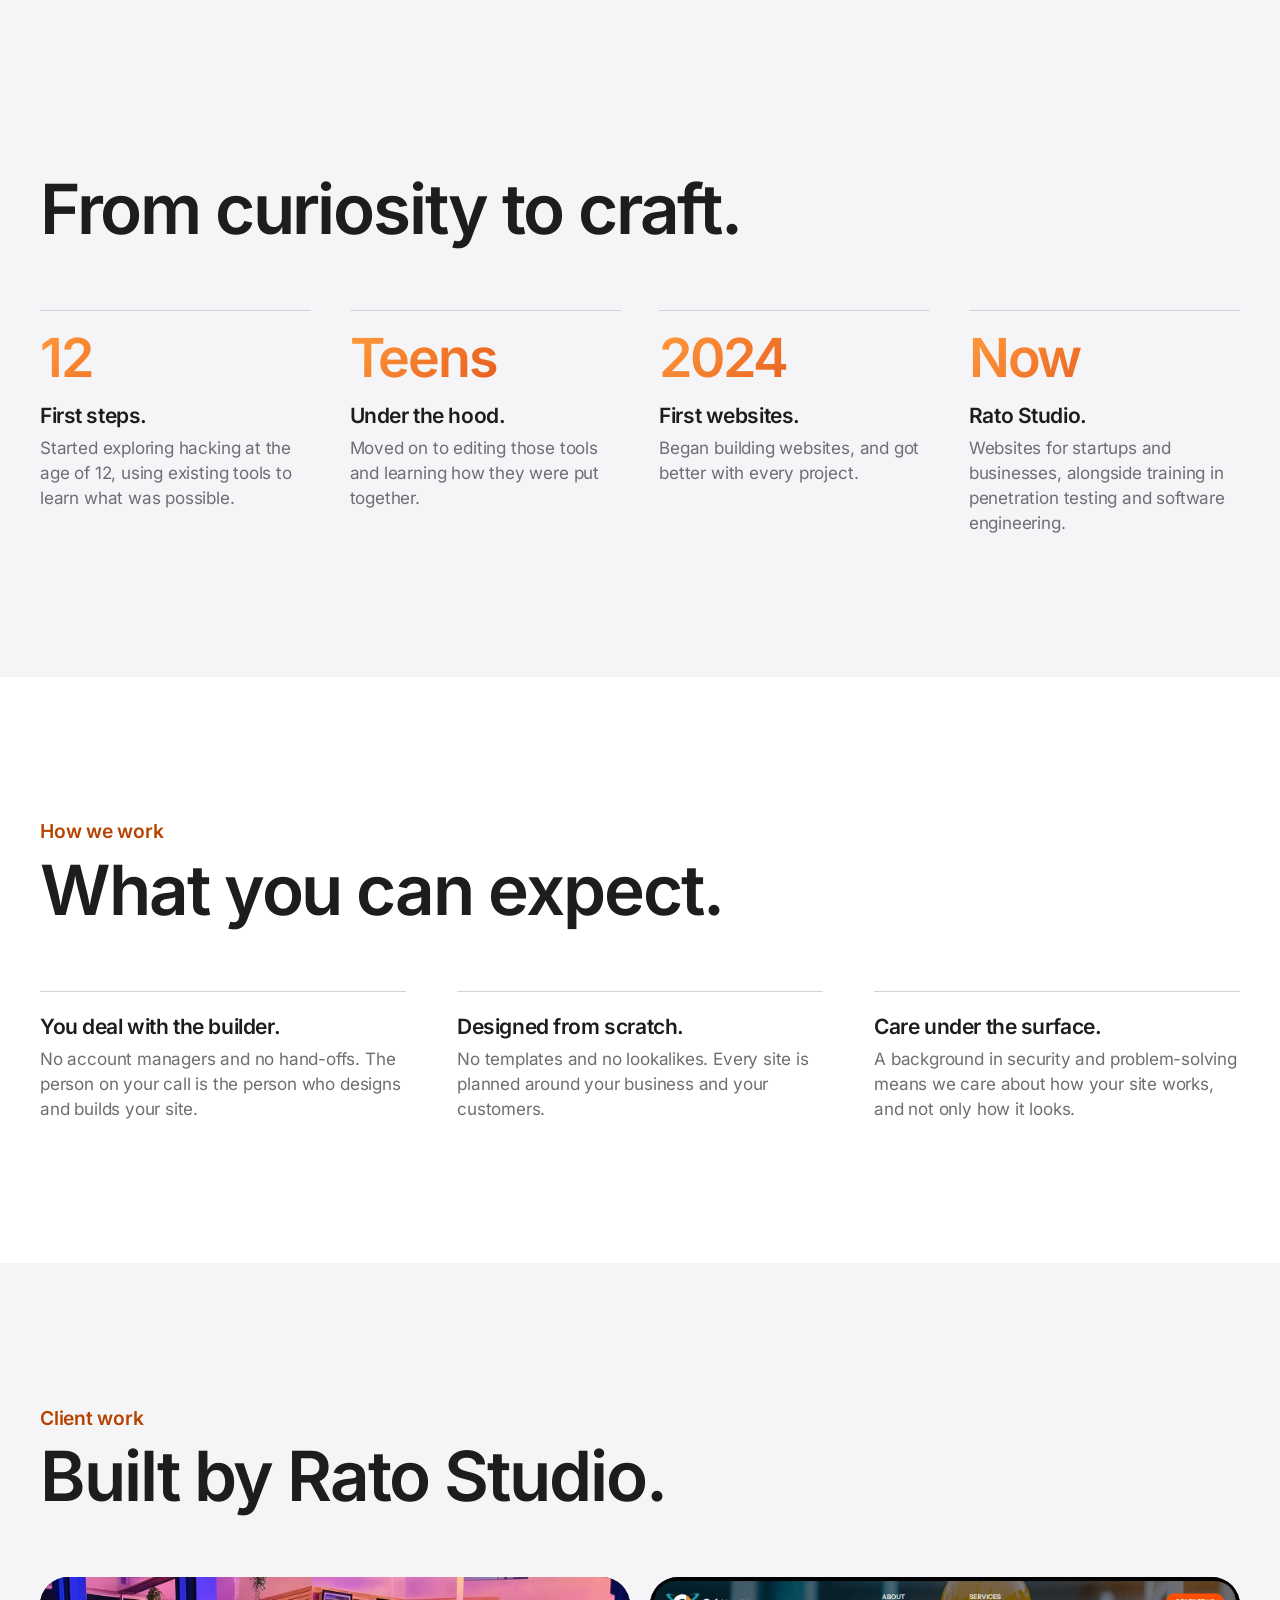
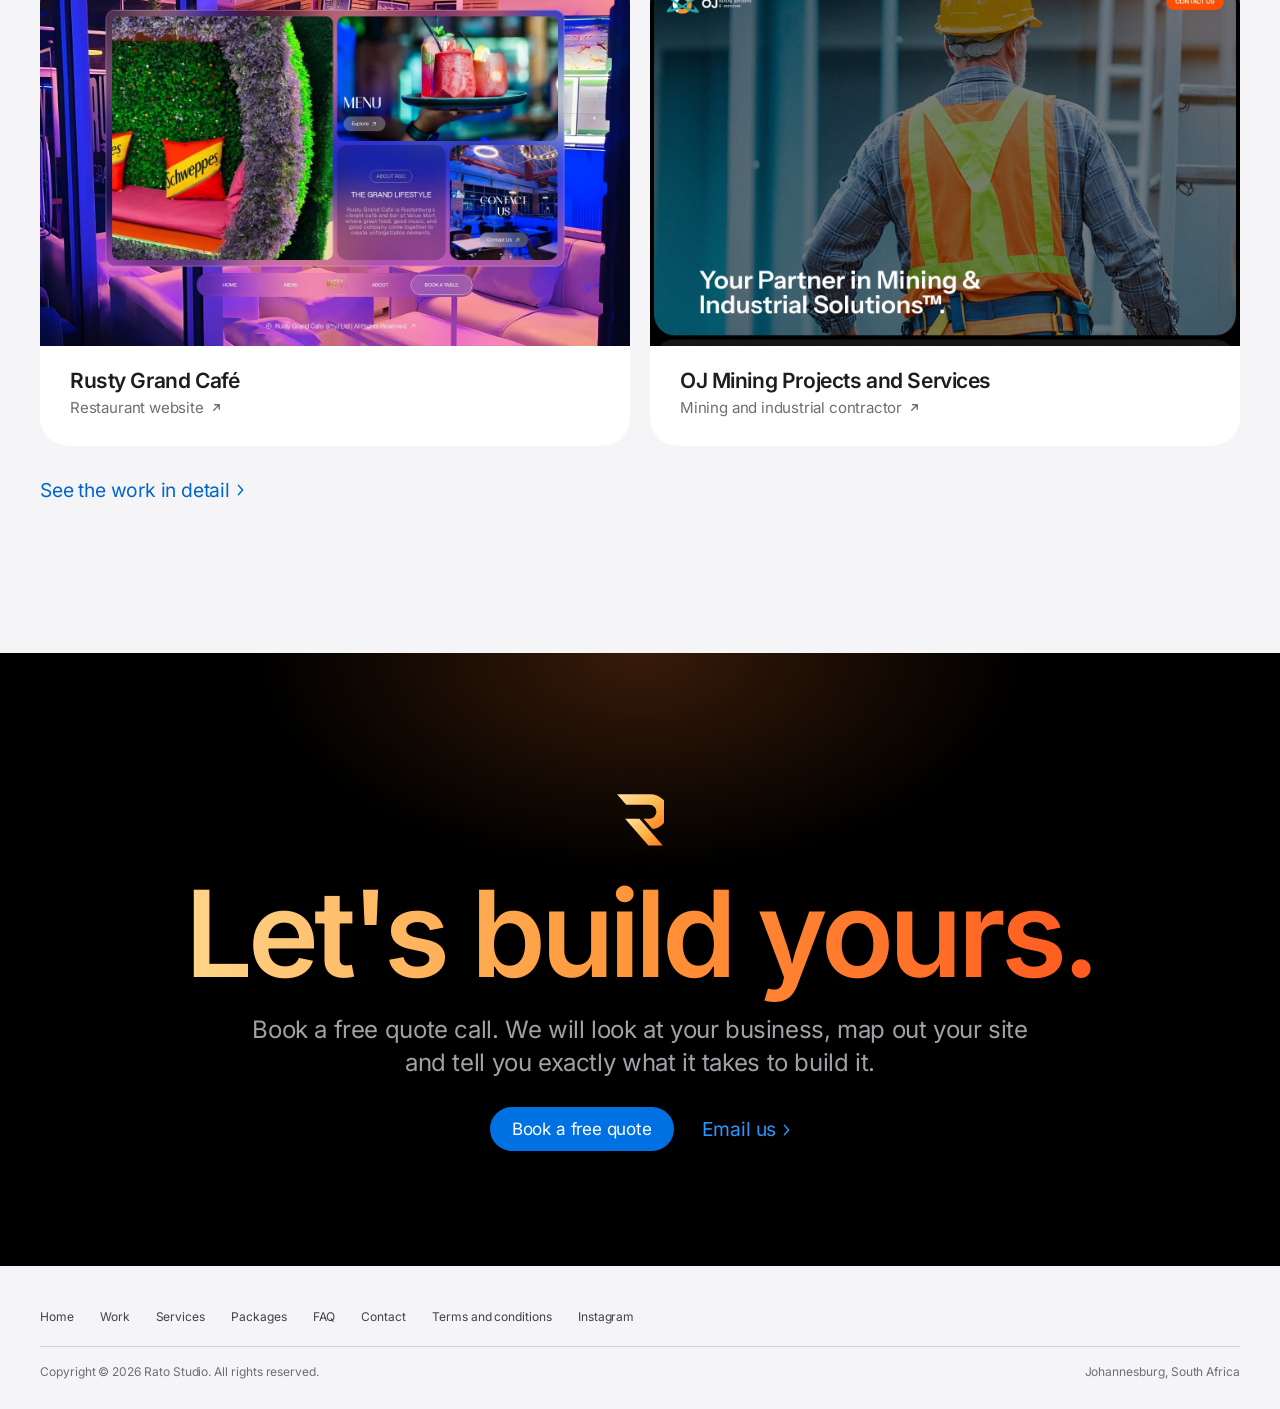
<file: about/index.html>
<!DOCTYPE html>
<html lang="en-ZA">
<head>
  <meta charset="utf-8">
  <meta name="viewport" content="width=device-width, initial-scale=1">
  <title>About | Rato Studio</title>
  <meta name="description" content="Rato Studio is a one-person web design and development studio in Johannesburg, founded by Olorato Motlhabane. Meet the person who designs and builds your website.">
  <meta name="theme-color" content="#000000">
  <link rel="canonical" href="https://www.ratostudio.co.za/about/">

  <meta property="og:type" content="website">
  <meta property="og:url" content="https://www.ratostudio.co.za/about/">
  <meta property="og:title" content="About Rato Studio">
  <meta property="og:description" content="A one-person web design and development studio in Johannesburg, founded by Olorato Motlhabane.">
  <meta property="og:image" content="https://www.ratostudio.co.za/assets/img/og.jpg">
  <meta name="twitter:card" content="summary_large_image">

  <link rel="icon" href="../favicon.svg" type="image/svg+xml">
  <link rel="apple-touch-icon" href="../apple-touch-icon.png">
  <link rel="manifest" href="../site.webmanifest">
  <link rel="preload" href="../assets/fonts/inter-latin-wght-normal.woff2" as="font" type="font/woff2" crossorigin>
  <link rel="stylesheet" href="../assets/css/style.css?v=14">
  <script>(function(d){d.classList.add('js');setTimeout(function(){if(!window.__rato)d.classList.remove('js')},4000)})(document.documentElement);</script>
  <script type="application/ld+json">{"@context": "https://schema.org", "@type": "AboutPage", "url": "https://www.ratostudio.co.za/about/", "mainEntity": {"@type": "Organization", "name": "Rato Studio", "url": "https://www.ratostudio.co.za/", "email": "admin@ratostudio.co.za", "founder": {"@type": "Person", "name": "Olorato Motlhabane"}, "address": {"@type": "PostalAddress", "addressLocality": "Johannesburg", "addressCountry": "ZA"}, "areaServed": "ZA", "sameAs": ["https://www.instagram.com/rato.studio"]}}</script>
</head>
<body>

<svg width="0" height="0" style="position:absolute" aria-hidden="true" focusable="false">
  <defs>
    <linearGradient id="gold" x1="0" y1="0" x2="1" y2="1">
      <stop offset="0" stop-color="#ffe2a6"/>
      <stop offset=".55" stop-color="#ffb347"/>
      <stop offset="1" stop-color="#ff7a1f"/>
    </linearGradient>
    <symbol id="r-mark" viewBox="0 0 460 515">
      <path d="M10 10H330A168 168 0 0 1 350 344.8L263.6 245H320A67 67 0 0 0 320 111H97.3Z"/>
      <path d="M87 245H225L448 503H310Z"/>
    </symbol>
    <symbol id="chev" viewBox="0 0 8 14"><path d="M1.5 1.5L6.5 7l-5 5.5" fill="none" stroke="currentColor" stroke-width="1.6" stroke-linecap="round" stroke-linejoin="round"/></symbol>
    <symbol id="ext" viewBox="0 0 12 12"><path d="M3 9l6-6M4 3h5v5" fill="none" stroke="currentColor" stroke-width="1.5" stroke-linecap="round" stroke-linejoin="round"/></symbol>
    <symbol id="tick" viewBox="0 0 16 16"><path d="M3 8.5l3.2 3.2L13 4.8" fill="none" stroke="currentColor" stroke-width="1.7" stroke-linecap="round" stroke-linejoin="round"/></symbol>
  </defs>
</svg>

<a class="skip" href="#main">Skip to content</a>

<header class="nav" id="nav">
  <div class="nav-in">
    <a class="nav-brand" href="../" aria-label="Rato Studio, home">
      <svg aria-hidden="true"><use href="#r-mark"/></svg>
      <span>Rato Studio</span>
    </a>
    <nav class="nav-links" id="nav-links" aria-label="Main">
      <a href="../#work">Work</a>
      <a href="../#services">Services</a>
      <a href="../#packages">Packages</a>
      <a href="../#faq">FAQ</a>
      <a href="./" class="active" aria-current="page">About</a>
      <a href="../#contact">Contact</a>
    </nav>
    <a class="pill pill-sm nav-cta" href="https://cal.com/rato-studio-b8i6sl" target="_blank" rel="noopener">Book a call</a>
    <button class="nav-toggle" type="button" aria-expanded="false" aria-controls="nav-links" aria-label="Open menu"><span></span><span></span></button>
  </div>
</header>

<main id="main">

  <!-- HERO -->
  <section class="about-hero dark" id="top">
    <div class="wrap center">
      <p class="eyebrow">About Rato Studio</p>
      <h1 class="display huge">Small studio.<br><span class="grad">Full attention.</span></h1>
      <p class="intro">Rato Studio is a one-person web design and development studio in Johannesburg. When you work with us, you deal directly with the person who designs and builds your website.</p>
    </div>
  </section>

  <!-- FOUNDER -->
  <section class="section white" id="founder">
    <div class="wrap about-grid">
      <!-- PHOTO: to change the photo, replace assets/img/olorato.jpg with a new portrait-shaped picture (about 800 x 1000) -->
      <figure class="about-photo" data-reveal>
        <img src="../assets/img/olorato.jpg" alt="Olorato Motlhabane, founder of Rato Studio" width="800" height="1000" decoding="async">
        <figcaption><strong>Olorato Motlhabane</strong><span>Founder, Rato Studio</span></figcaption>
      </figure>
      <div class="about-copy">
        <p class="eyebrow" data-reveal>The founder</p>
        <h2 class="display" data-reveal>Meet Olorato.</h2>
        <p class="about-lead" data-reveal>Rato Studio was founded by Olorato Motlhabane, a Johannesburg freelancer with a passion for technology, problem-solving and ethical hacking.</p>
        <p data-reveal>It started early. At 12, Olorato was exploring hacking, running other people's tools to see what they could do. By the teenage years that had turned into opening those tools up and editing them, to understand how they really worked.</p>
        <p data-reveal>That curiosity became a craft. Olorato started building websites in 2024, taking on more demanding work with every project, and Rato Studio grew out of it.</p>
        <p data-reveal>Today Olorato builds websites for startups and growing businesses, while training towards a career in penetration testing and software engineering. That background shapes how we build: with attention to how a site works under the surface, and not only to how it looks.</p>
      </div>
    </div>
  </section>

  <!-- JOURNEY -->
  <section class="section light" id="journey">
    <div class="wrap">
      <div class="head">
        <p class="eyebrow" data-reveal>The road here</p>
        <h2 class="display" data-reveal>From curiosity to craft.</h2>
      </div>
      <ol class="steps about-steps">
        <li data-reveal>
          <span class="num">12</span>
          <h3>First steps.</h3>
          <p>Started exploring hacking at the age of 12, using existing tools to learn what was possible.</p>
        </li>
        <li data-reveal style="--d:.08s">
          <span class="num">Teens</span>
          <h3>Under the hood.</h3>
          <p>Moved on to editing those tools and learning how they were put together.</p>
        </li>
        <li data-reveal style="--d:.16s">
          <span class="num">2024</span>
          <h3>First websites.</h3>
          <p>Began building websites, and got better with every project.</p>
        </li>
        <li data-reveal style="--d:.24s">
          <span class="num">Now</span>
          <h3>Rato Studio.</h3>
          <p>Websites for startups and businesses, alongside training in penetration testing and software engineering.</p>
        </li>
      </ol>
    </div>
  </section>

  <!-- HOW WE WORK -->
  <section class="section white" id="approach">
    <div class="wrap">
      <div class="head">
        <p class="eyebrow" data-reveal>How we work</p>
        <h2 class="display" data-reveal>What you can expect.</h2>
      </div>
      <ul class="facts about-facts">
        <li data-reveal>
          <h3>You deal with the builder.</h3>
          <p>No account managers and no hand-offs. The person on your call is the person who designs and builds your site.</p>
        </li>
        <li data-reveal style="--d:.08s">
          <h3>Designed from scratch.</h3>
          <p>No templates and no lookalikes. Every site is planned around your business and your customers.</p>
        </li>
        <li data-reveal style="--d:.16s">
          <h3>Care under the surface.</h3>
          <p>A background in security and problem-solving means we care about how your site works, and not only how it looks.</p>
        </li>
      </ul>
    </div>
  </section>

  <!-- WORK -->
  <section class="section light" id="clients">
    <div class="wrap">
      <div class="head">
        <p class="eyebrow" data-reveal>Client work</p>
        <h2 class="display" data-reveal>Built by Rato Studio.</h2>
      </div>
      <div class="about-work">
        <a class="aw-card" href="https://www.rustygrandcafe.co.za/" target="_blank" rel="noopener" data-reveal>
          <span class="aw-shot"><img src="../assets/img/rusty-desktop.jpg" alt="The Rusty Grand Café website" width="1280" height="800" loading="lazy" decoding="async"></span>
          <span class="aw-text"><strong>Rusty Grand Café</strong><span>Restaurant website <svg class="ext" aria-hidden="true"><use href="#ext"/></svg></span></span>
        </a>
        <a class="aw-card" href="https://ratomotlha.github.io/ojminingservices/" target="_blank" rel="noopener" data-reveal style="--d:.08s">
          <span class="aw-shot"><img src="../assets/img/oj-desktop.jpg" alt="The OJ Mining Projects and Services website" width="1280" height="800" loading="lazy" decoding="async"></span>
          <span class="aw-text"><strong>OJ Mining Projects and Services</strong><span>Mining and industrial contractor <svg class="ext" aria-hidden="true"><use href="#ext"/></svg></span></span>
        </a>
      </div>
      <p class="about-more" data-reveal><a class="more" href="../#work">See the work in detail <svg aria-hidden="true"><use href="#chev"/></svg></a></p>
    </div>
  </section>

  <!-- CONTACT -->
  <section class="section dark cta" id="contact">
    <div class="wrap center">
      <svg class="cta-mark" aria-hidden="true" data-reveal><use href="#r-mark" fill="url(#gold)"/></svg>
      <h2 class="display huge" data-reveal><span class="grad">Let's build yours.</span></h2>
      <p class="intro" data-reveal>Book a free quote call. We will look at your business, map out your site and tell you exactly what it takes to build it.</p>
      <div class="actions" data-reveal>
        <a class="pill" href="https://cal.com/rato-studio-b8i6sl" target="_blank" rel="noopener">Book a free quote</a>
        <a class="more" href="mailto:admin@ratostudio.co.za">Email us <svg aria-hidden="true"><use href="#chev"/></svg></a>
      </div>
    </div>
  </section>

</main>

<footer class="footer">
  <div class="wrap">
    <nav class="footer-links" aria-label="Footer">
      <a href="../">Home</a>
      <a href="../#work">Work</a>
      <a href="../#services">Services</a>
      <a href="../#packages">Packages</a>
      <a href="../#faq">FAQ</a>
      <a href="../#contact">Contact</a>
      <a href="../terms/">Terms and conditions</a>
      <a href="https://www.instagram.com/rato.studio" target="_blank" rel="noopener">Instagram</a>
    </nav>
    <div class="footer-base">
      <p>Copyright &copy; <span id="year">2026</span> Rato Studio. All rights reserved.</p>
      <p>Johannesburg, South Africa</p>
    </div>
  </div>
</footer>

<script defer src="../assets/js/main.js?v=14" onerror="document.documentElement.classList.remove('js')"></script>
</body>
</html>
</file>
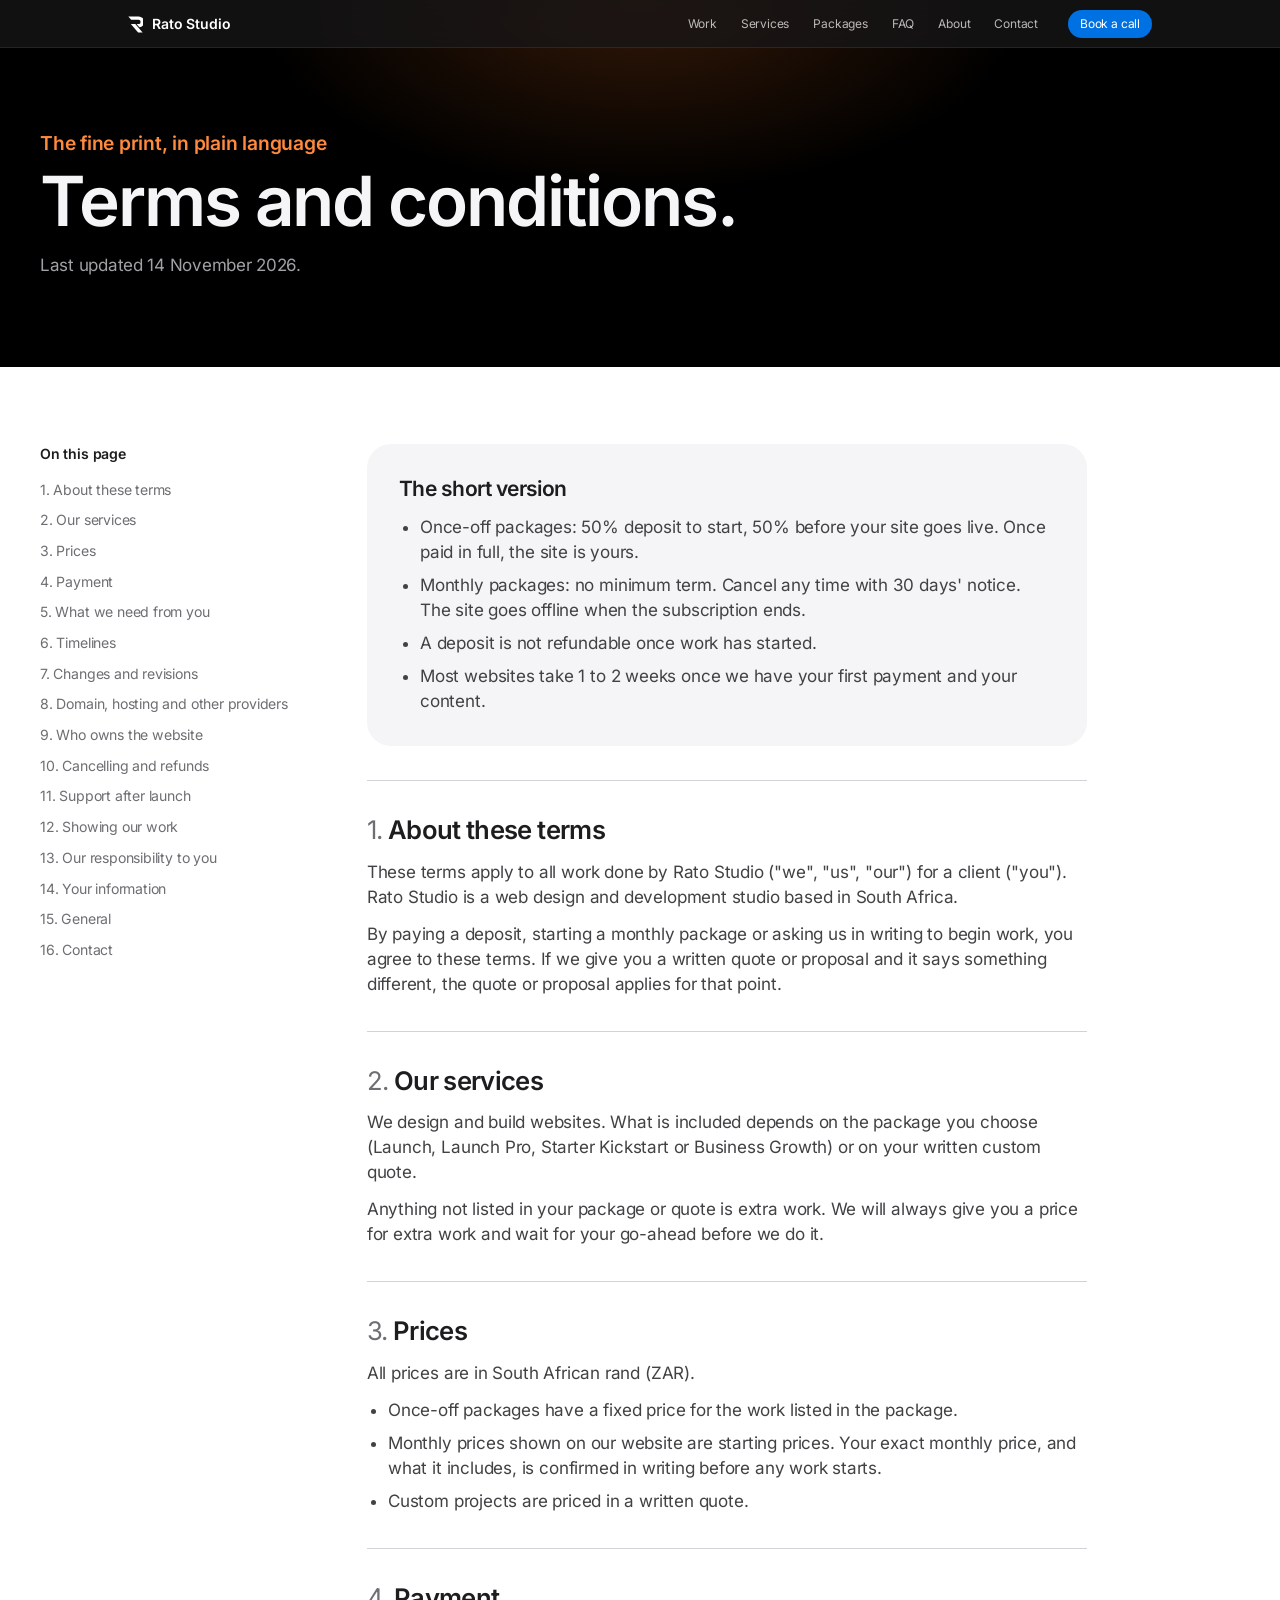
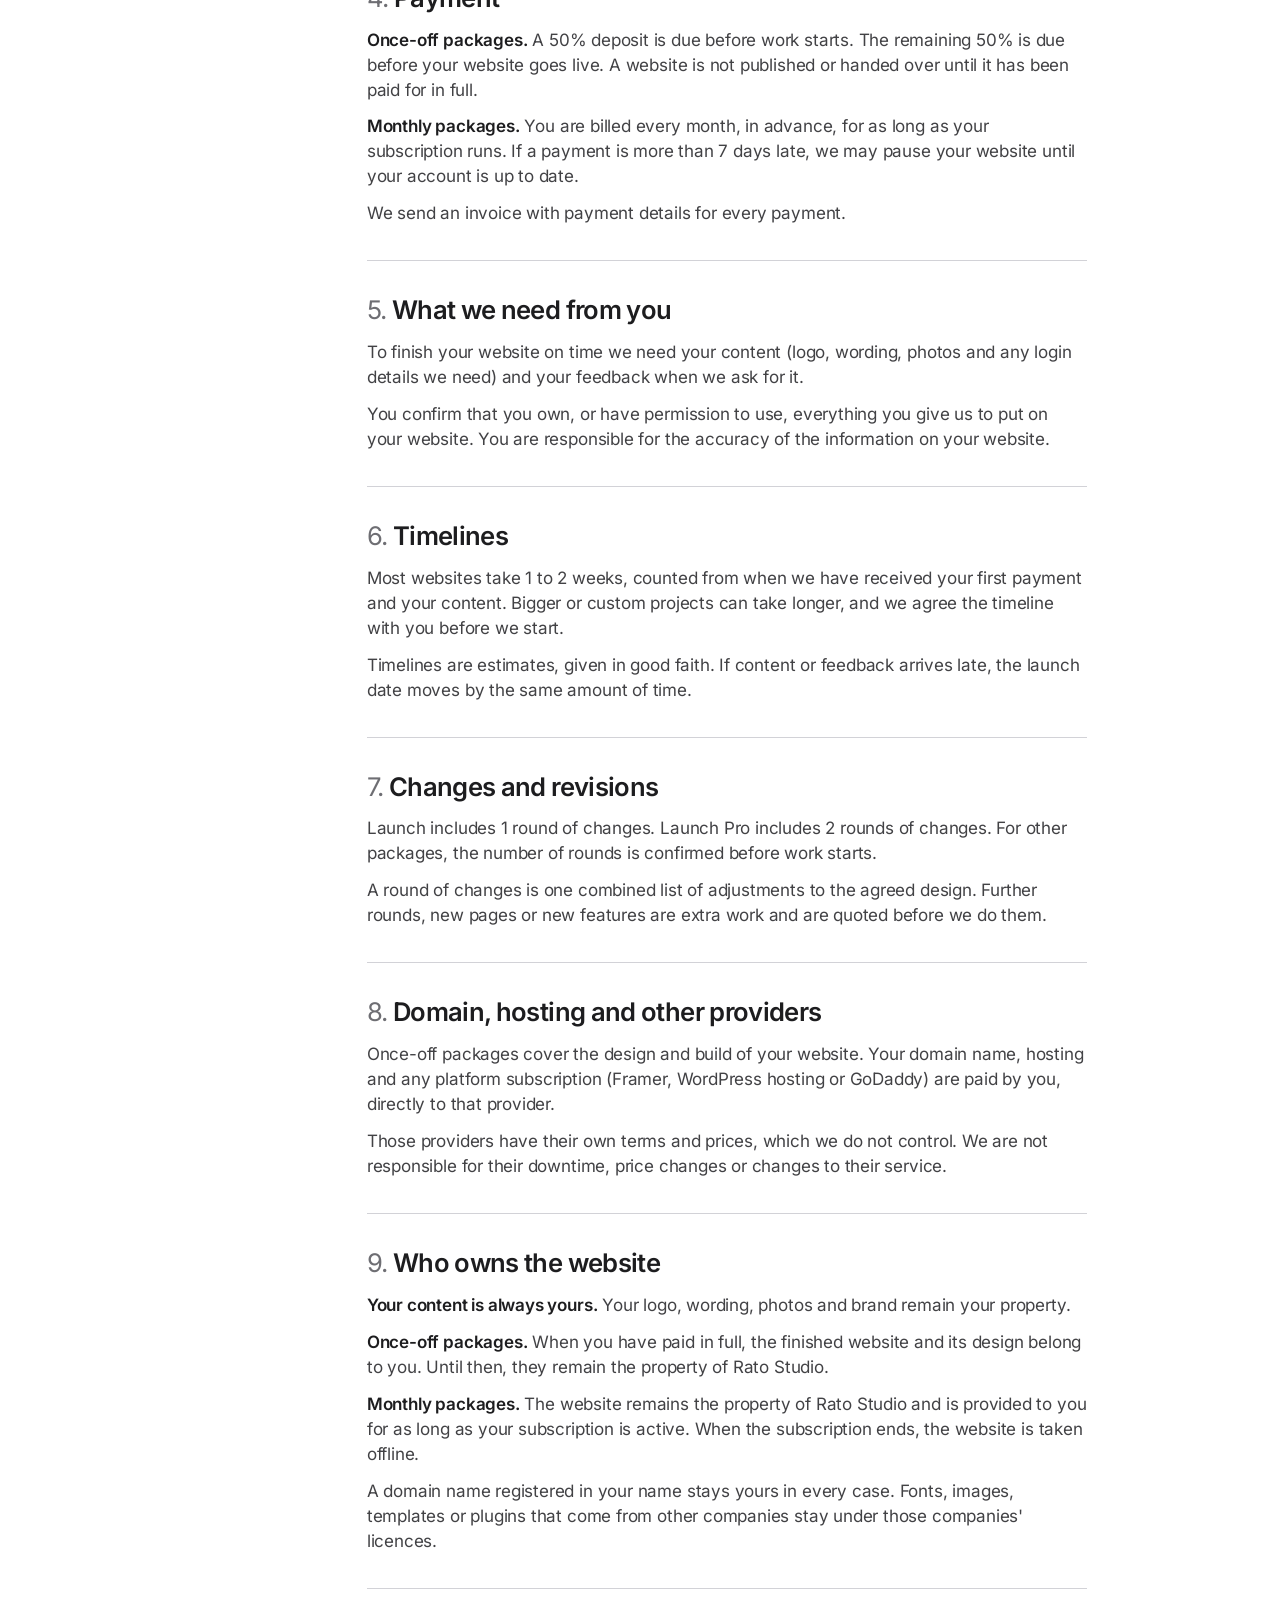
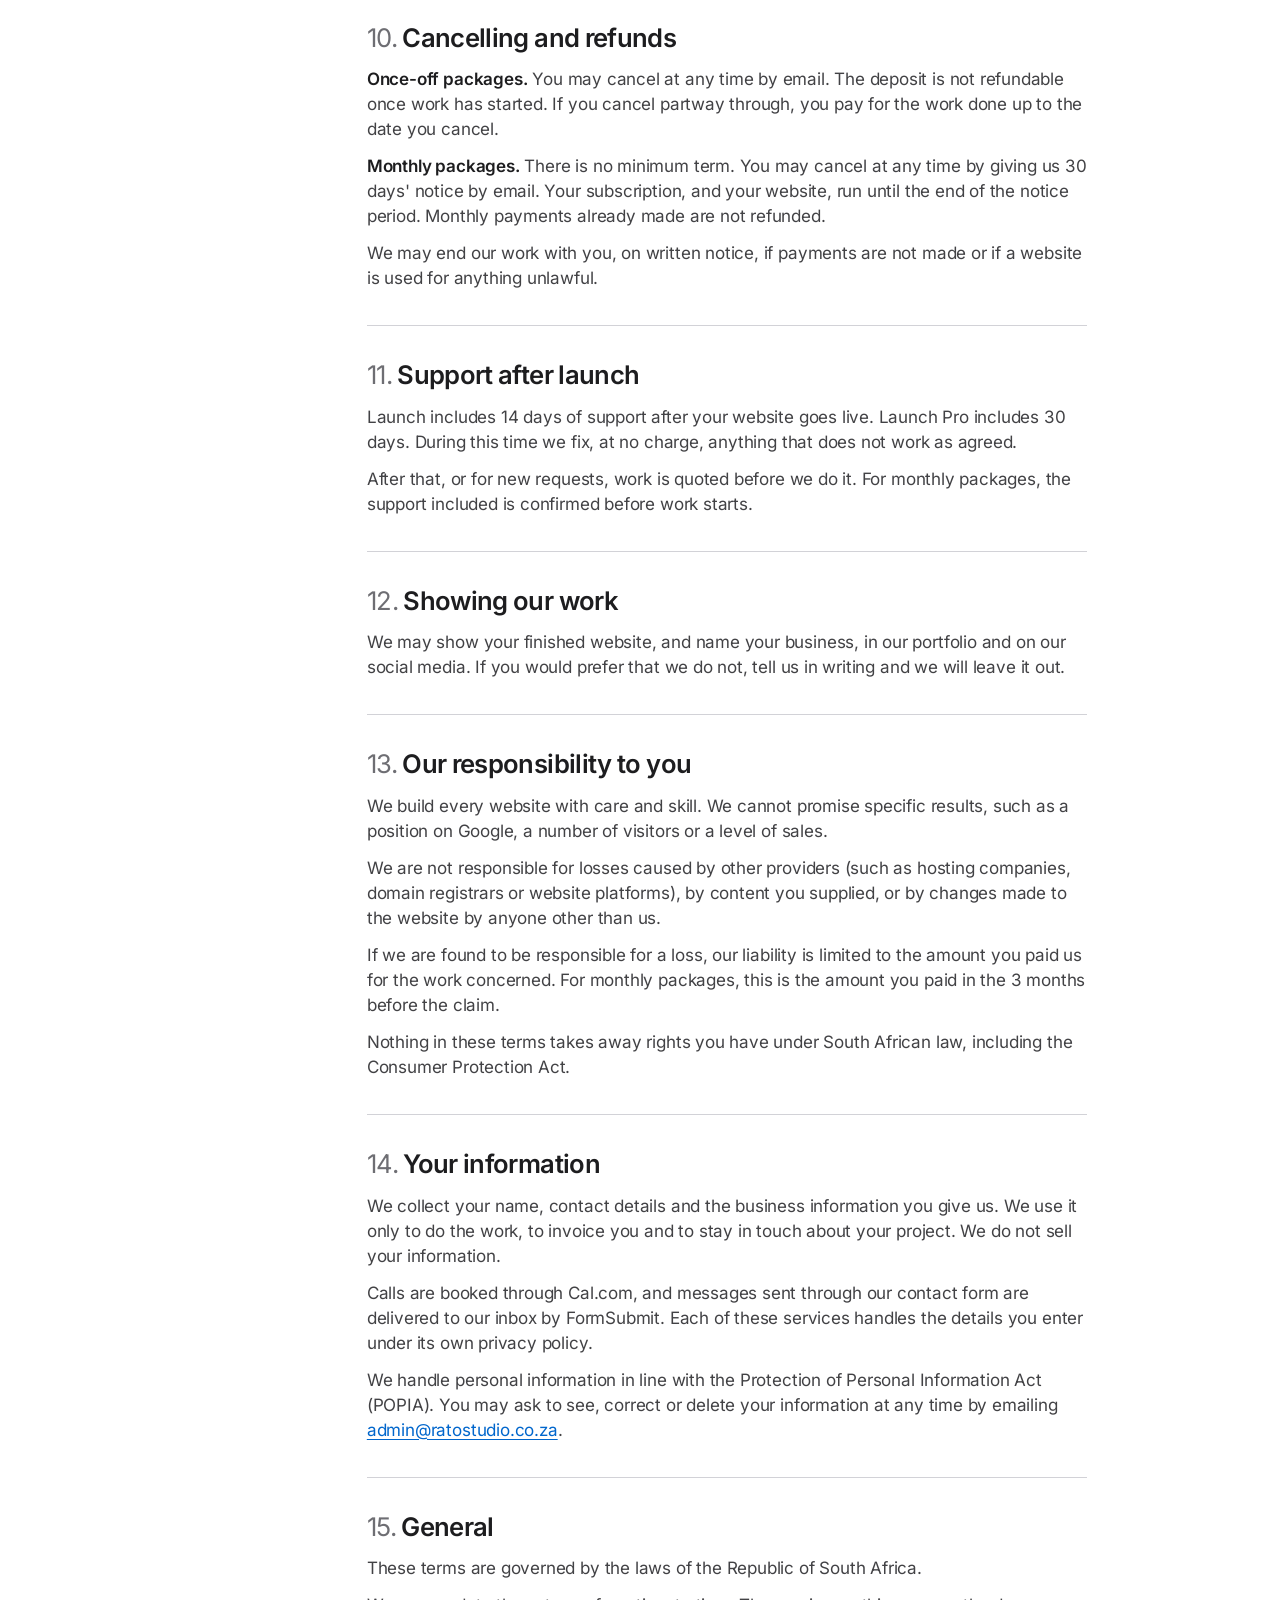
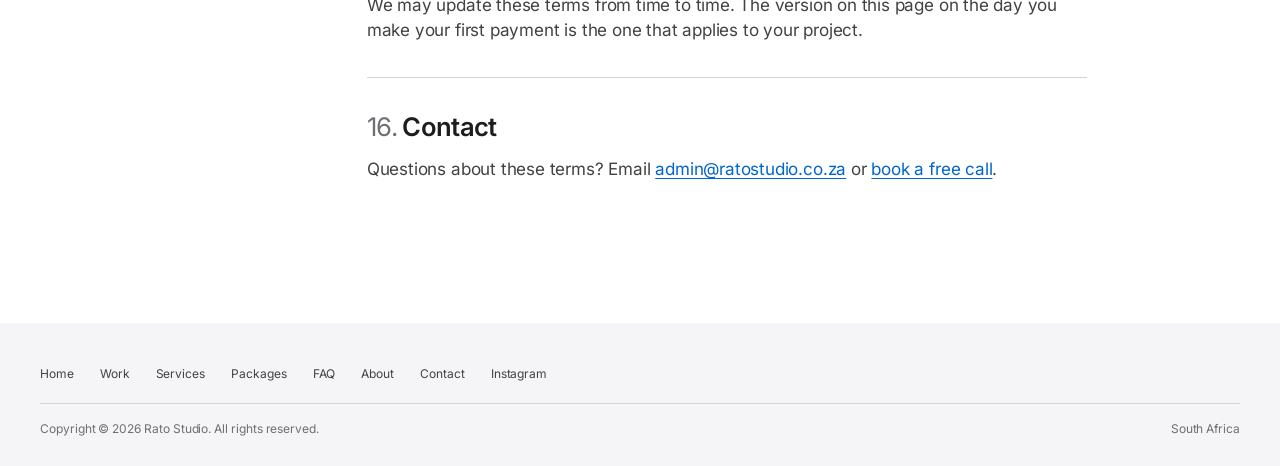
<file: terms/index.html>
<!DOCTYPE html>
<html lang="en-ZA">
<head>
  <meta charset="utf-8">
  <meta name="viewport" content="width=device-width, initial-scale=1">
  <title>Terms and conditions | Rato Studio</title>
  <meta name="description" content="The terms and conditions for Rato Studio website packages: payment, timelines, ownership, cancelling and refunds, in plain language.">
  <meta name="theme-color" content="#000000">
  <link rel="canonical" href="https://www.ratostudio.co.za/terms/">

  <meta property="og:type" content="website">
  <meta property="og:url" content="https://www.ratostudio.co.za/terms/">
  <meta property="og:title" content="Terms and conditions | Rato Studio">
  <meta property="og:description" content="Payment, timelines, ownership, cancelling and refunds, in plain language.">
  <meta property="og:image" content="https://www.ratostudio.co.za/assets/img/og.jpg">
  <meta name="twitter:card" content="summary_large_image">

  <link rel="icon" href="../favicon.svg" type="image/svg+xml">
  <link rel="apple-touch-icon" href="../apple-touch-icon.png">
  <link rel="manifest" href="../site.webmanifest">
  <link rel="preload" href="../assets/fonts/inter-latin-wght-normal.woff2" as="font" type="font/woff2" crossorigin>
  <link rel="stylesheet" href="../assets/css/style.css?v=14">
  <script>(function(d){d.classList.add('js');setTimeout(function(){if(!window.__rato)d.classList.remove('js')},4000)})(document.documentElement);</script>
</head>
<body>

<svg width="0" height="0" style="position:absolute" aria-hidden="true" focusable="false">
  <defs>
    <linearGradient id="gold" x1="0" y1="0" x2="1" y2="1">
      <stop offset="0" stop-color="#ffe2a6"/>
      <stop offset=".55" stop-color="#ffb347"/>
      <stop offset="1" stop-color="#ff7a1f"/>
    </linearGradient>
    <symbol id="r-mark" viewBox="0 0 460 515">
      <path d="M10 10H330A168 168 0 0 1 350 344.8L263.6 245H320A67 67 0 0 0 320 111H97.3Z"/>
      <path d="M87 245H225L448 503H310Z"/>
    </symbol>
    <symbol id="chev" viewBox="0 0 8 14"><path d="M1.5 1.5L6.5 7l-5 5.5" fill="none" stroke="currentColor" stroke-width="1.6" stroke-linecap="round" stroke-linejoin="round"/></symbol>
    <symbol id="ext" viewBox="0 0 12 12"><path d="M3 9l6-6M4 3h5v5" fill="none" stroke="currentColor" stroke-width="1.5" stroke-linecap="round" stroke-linejoin="round"/></symbol>
    <symbol id="tick" viewBox="0 0 16 16"><path d="M3 8.5l3.2 3.2L13 4.8" fill="none" stroke="currentColor" stroke-width="1.7" stroke-linecap="round" stroke-linejoin="round"/></symbol>
  </defs>
</svg>

<a class="skip" href="#main">Skip to content</a>

<header class="nav" id="nav">
  <div class="nav-in">
    <a class="nav-brand" href="../" aria-label="Rato Studio, home">
      <svg aria-hidden="true"><use href="#r-mark"/></svg>
      <span>Rato Studio</span>
    </a>
    <nav class="nav-links" id="nav-links" aria-label="Main">
      <a href="../#work">Work</a>
      <a href="../#services">Services</a>
      <a href="../#packages">Packages</a>
      <a href="../#faq">FAQ</a>
      <a href="../about/">About</a>
      <a href="../#contact">Contact</a>
    </nav>
    <a class="pill pill-sm nav-cta" href="https://cal.com/rato-studio-b8i6sl" target="_blank" rel="noopener">Book a call</a>
    <button class="nav-toggle" type="button" aria-expanded="false" aria-controls="nav-links" aria-label="Open menu"><span></span><span></span></button>
  </div>
</header>

<main id="main">

  <section class="legal-hero dark" id="top">
    <div class="wrap">
      <p class="eyebrow">The fine print, in plain language</p>
      <h1 class="display">Terms and conditions.</h1>
      <!-- Change this date whenever you edit the terms -->
      <p class="intro">Last updated 14 November 2026.</p>
    </div>
  </section>

  <section class="section white legal-section">
    <div class="wrap legal-grid">
      <nav class="legal-toc" aria-label="On this page">
        <p>On this page</p>
        <ol>
          <li><a href="#t1">About these terms</a></li>
          <li><a href="#t2">Our services</a></li>
          <li><a href="#t3">Prices</a></li>
          <li><a href="#t4">Payment</a></li>
          <li><a href="#t5">What we need from you</a></li>
          <li><a href="#t6">Timelines</a></li>
          <li><a href="#t7">Changes and revisions</a></li>
          <li><a href="#t8">Domain, hosting and other providers</a></li>
          <li><a href="#t9">Who owns the website</a></li>
          <li><a href="#t10">Cancelling and refunds</a></li>
          <li><a href="#t11">Support after launch</a></li>
          <li><a href="#t12">Showing our work</a></li>
          <li><a href="#t13">Our responsibility to you</a></li>
          <li><a href="#t14">Your information</a></li>
          <li><a href="#t15">General</a></li>
          <li><a href="#t16">Contact</a></li>
        </ol>
      </nav>
      <div class="legal">
        <div class="legal-summary">
          <h2>The short version</h2>
          <ul>
            <li>Once-off packages: 50% deposit to start, 50% before your site goes live. Once paid in full, the site is yours.</li>
            <li>Monthly packages: no minimum term. Cancel any time with 30 days' notice. The site goes offline when the subscription ends.</li>
            <li>A deposit is not refundable once work has started.</li>
            <li>Most websites take 1 to 2 weeks once we have your first payment and your content.</li>
          </ul>
        </div>
      <section id="t1">
        <h2><span>1.</span> About these terms</h2>
        <p>These terms apply to all work done by Rato Studio ("we", "us", "our") for a client ("you"). Rato Studio is a web design and development studio based in South Africa.</p>
        <p>By paying a deposit, starting a monthly package or asking us in writing to begin work, you agree to these terms. If we give you a written quote or proposal and it says something different, the quote or proposal applies for that point.</p>
      </section>
      <section id="t2">
        <h2><span>2.</span> Our services</h2>
        <p>We design and build websites. What is included depends on the package you choose (Launch, Launch Pro, Starter Kickstart or Business Growth) or on your written custom quote.</p>
        <p>Anything not listed in your package or quote is extra work. We will always give you a price for extra work and wait for your go-ahead before we do it.</p>
      </section>
      <section id="t3">
        <h2><span>3.</span> Prices</h2>
        <p>All prices are in South African rand (ZAR).</p>
        <ul>
        <li>Once-off packages have a fixed price for the work listed in the package.</li>
        <li>Monthly prices shown on our website are starting prices. Your exact monthly price, and what it includes, is confirmed in writing before any work starts.</li>
        <li>Custom projects are priced in a written quote.</li>
        </ul>
      </section>
      <section id="t4">
        <h2><span>4.</span> Payment</h2>
        <p><strong>Once-off packages.</strong> A 50% deposit is due before work starts. The remaining 50% is due before your website goes live. A website is not published or handed over until it has been paid for in full.</p>
        <p><strong>Monthly packages.</strong> You are billed every month, in advance, for as long as your subscription runs. If a payment is more than 7 days late, we may pause your website until your account is up to date.</p>
        <p>We send an invoice with payment details for every payment.</p>
      </section>
      <section id="t5">
        <h2><span>5.</span> What we need from you</h2>
        <p>To finish your website on time we need your content (logo, wording, photos and any login details we need) and your feedback when we ask for it.</p>
        <p>You confirm that you own, or have permission to use, everything you give us to put on your website. You are responsible for the accuracy of the information on your website.</p>
      </section>
      <section id="t6">
        <h2><span>6.</span> Timelines</h2>
        <p>Most websites take 1 to 2 weeks, counted from when we have received your first payment and your content. Bigger or custom projects can take longer, and we agree the timeline with you before we start.</p>
        <p>Timelines are estimates, given in good faith. If content or feedback arrives late, the launch date moves by the same amount of time.</p>
      </section>
      <section id="t7">
        <h2><span>7.</span> Changes and revisions</h2>
        <p>Launch includes 1 round of changes. Launch Pro includes 2 rounds of changes. For other packages, the number of rounds is confirmed before work starts.</p>
        <p>A round of changes is one combined list of adjustments to the agreed design. Further rounds, new pages or new features are extra work and are quoted before we do them.</p>
      </section>
      <section id="t8">
        <h2><span>8.</span> Domain, hosting and other providers</h2>
        <p>Once-off packages cover the design and build of your website. Your domain name, hosting and any platform subscription (Framer, WordPress hosting or GoDaddy) are paid by you, directly to that provider.</p>
        <p>Those providers have their own terms and prices, which we do not control. We are not responsible for their downtime, price changes or changes to their service.</p>
      </section>
      <section id="t9">
        <h2><span>9.</span> Who owns the website</h2>
        <p><strong>Your content is always yours.</strong> Your logo, wording, photos and brand remain your property.</p>
        <p><strong>Once-off packages.</strong> When you have paid in full, the finished website and its design belong to you. Until then, they remain the property of Rato Studio.</p>
        <p><strong>Monthly packages.</strong> The website remains the property of Rato Studio and is provided to you for as long as your subscription is active. When the subscription ends, the website is taken offline.</p>
        <p>A domain name registered in your name stays yours in every case. Fonts, images, templates or plugins that come from other companies stay under those companies' licences.</p>
      </section>
      <section id="t10">
        <h2><span>10.</span> Cancelling and refunds</h2>
        <p><strong>Once-off packages.</strong> You may cancel at any time by email. The deposit is not refundable once work has started. If you cancel partway through, you pay for the work done up to the date you cancel.</p>
        <p><strong>Monthly packages.</strong> There is no minimum term. You may cancel at any time by giving us 30 days' notice by email. Your subscription, and your website, run until the end of the notice period. Monthly payments already made are not refunded.</p>
        <p>We may end our work with you, on written notice, if payments are not made or if a website is used for anything unlawful.</p>
      </section>
      <section id="t11">
        <h2><span>11.</span> Support after launch</h2>
        <p>Launch includes 14 days of support after your website goes live. Launch Pro includes 30 days. During this time we fix, at no charge, anything that does not work as agreed.</p>
        <p>After that, or for new requests, work is quoted before we do it. For monthly packages, the support included is confirmed before work starts.</p>
      </section>
      <section id="t12">
        <h2><span>12.</span> Showing our work</h2>
        <p>We may show your finished website, and name your business, in our portfolio and on our social media. If you would prefer that we do not, tell us in writing and we will leave it out.</p>
      </section>
      <section id="t13">
        <h2><span>13.</span> Our responsibility to you</h2>
        <p>We build every website with care and skill. We cannot promise specific results, such as a position on Google, a number of visitors or a level of sales.</p>
        <p>We are not responsible for losses caused by other providers (such as hosting companies, domain registrars or website platforms), by content you supplied, or by changes made to the website by anyone other than us.</p>
        <p>If we are found to be responsible for a loss, our liability is limited to the amount you paid us for the work concerned. For monthly packages, this is the amount you paid in the 3 months before the claim.</p>
        <p>Nothing in these terms takes away rights you have under South African law, including the Consumer Protection Act.</p>
      </section>
      <section id="t14">
        <h2><span>14.</span> Your information</h2>
        <p>We collect your name, contact details and the business information you give us. We use it only to do the work, to invoice you and to stay in touch about your project. We do not sell your information.</p>
        <p>Calls are booked through Cal.com, and messages sent through our contact form are delivered to our inbox by FormSubmit. Each of these services handles the details you enter under its own privacy policy.</p>
        <p>We handle personal information in line with the Protection of Personal Information Act (POPIA). You may ask to see, correct or delete your information at any time by emailing <a href="mailto:admin@ratostudio.co.za">admin@ratostudio.co.za</a>.</p>
      </section>
      <section id="t15">
        <h2><span>15.</span> General</h2>
        <p>These terms are governed by the laws of the Republic of South Africa.</p>
        <p>We may update these terms from time to time. The version on this page on the day you make your first payment is the one that applies to your project.</p>
      </section>
      <section id="t16">
        <h2><span>16.</span> Contact</h2>
        <p>Questions about these terms? Email <a href="mailto:admin@ratostudio.co.za">admin@ratostudio.co.za</a> or <a href="https://cal.com/rato-studio-b8i6sl" target="_blank" rel="noopener">book a free call</a>.</p>
      </section>
      </div>
    </div>
  </section>

</main>

<footer class="footer">
  <div class="wrap">
    <nav class="footer-links" aria-label="Footer">
      <a href="../">Home</a>
      <a href="../#work">Work</a>
      <a href="../#services">Services</a>
      <a href="../#packages">Packages</a>
      <a href="../#faq">FAQ</a>
      <a href="../about/">About</a>
      <a href="../#contact">Contact</a>
      <a href="https://www.instagram.com/rato.studio" target="_blank" rel="noopener">Instagram</a>
    </nav>
    <div class="footer-base">
      <p>Copyright &copy; <span id="year">2026</span> Rato Studio. All rights reserved.</p>
      <p>South Africa</p>
    </div>
  </div>
</footer>

<script defer src="../assets/js/main.js?v=14" onerror="document.documentElement.classList.remove('js')"></script>
</body>
</html>
</file>
<file: assets/css/style.css>
/* Rato Studio — clean, product-page style */

@font-face { font-family: "Inter"; src: url("../fonts/inter-latin-wght-normal.woff2") format("woff2"); font-weight: 100 900; font-style: normal; font-display: swap; }

:root {
  --ink: #1d1d1f;
  --paper: #f5f5f7;
  --grey: #6e6e73;
  --grey-dark: #a1a1a6;
  --line: #d2d2d7;
  --line-dark: #333336;
  --tile: #161617;
  --blue: #0071e3;
  --blue-hover: #0077ed;
  --link: #0066cc;
  --link-dark: #2997ff;
  --orange: #b64400;
  --orange-dark: #ff8a3d;
  --sans: -apple-system, BlinkMacSystemFont, "SF Pro Display", "SF Pro Text", "Inter", "Helvetica Neue", Helvetica, Arial, sans-serif;
  --ease: cubic-bezier(.2, .8, .2, 1);
  --nav-h: 48px;
  --wrap: 1200px;
  --gutter: clamp(20px, 4vw, 40px);
}

*, *::before, *::after { box-sizing: border-box; }
html { scroll-behavior: smooth; -webkit-text-size-adjust: 100%; }
body { margin: 0; background: #000; color: var(--ink); font-family: var(--sans); font-size: 17px; line-height: 1.47; letter-spacing: -.011em; -webkit-font-smoothing: antialiased; -moz-osx-font-smoothing: grayscale; overflow-x: hidden; }
img, svg { display: block; max-width: 100%; }
img { height: auto; }
h1, h2, h3, p, ul, ol { margin: 0; }
ul, ol { padding: 0; list-style: none; }
a { color: inherit; }
button { font: inherit; }
[id] { scroll-margin-top: calc(var(--nav-h) + 12px); }
:focus-visible { outline: 3px solid rgba(0, 125, 250, .75); outline-offset: 3px; border-radius: 4px; }
::selection { background: rgba(0, 113, 227, .28); }

.skip { position: absolute; left: 12px; top: -60px; z-index: 100; background: #fff; color: var(--ink); padding: 8px 14px; border-radius: 8px; text-decoration: none; font-size: 14px; }
.skip:focus { top: 8px; }

.wrap { width: min(100% - 2 * var(--gutter), var(--wrap)); margin-inline: auto; }
.center { text-align: center; }

/* ---------- themes ---------- */
.dark { background: #000; color: var(--paper); --sub: var(--grey-dark); --a: var(--link-dark); --eyebrow: var(--orange-dark); --hair: var(--line-dark); }
.light { background: var(--paper); color: var(--ink); --sub: var(--grey); --a: var(--link); --eyebrow: var(--orange); --hair: var(--line); }
.white { background: #fff; color: var(--ink); --sub: var(--grey); --a: var(--link); --eyebrow: var(--orange); --hair: var(--line); }

/* ---------- type ---------- */
h1, h2, h3 { font-weight: 600; text-wrap: balance; }
.display { font-size: clamp(2.25rem, 5.4vw, 4.5rem); line-height: 1.06; letter-spacing: -.03em; }
.display.huge { font-size: clamp(3rem, 9.4vw, 7.5rem); line-height: 1.02; letter-spacing: -.04em; }
.dim { color: var(--sub); }
.eyebrow { font-size: clamp(1.06rem, 1.5vw, 1.31rem); font-weight: 600; color: var(--eyebrow); letter-spacing: -.012em; margin-bottom: 8px; }
.intro { font-size: clamp(1.125rem, 1.9vw, 1.5rem); line-height: 1.36; letter-spacing: -.016em; color: var(--sub); max-width: 34em; text-wrap: pretty; }
.center .intro { margin-inline: auto; }
.grad { background: linear-gradient(90deg, #ffd58a 0%, #ff9a3c 45%, #ff5a1f 100%); -webkit-background-clip: text; background-clip: text; color: transparent; }

/* ---------- actions ---------- */
.actions { display: flex; flex-wrap: wrap; align-items: center; gap: 12px 28px; margin-top: 28px; }
.center .actions { justify-content: center; }
.pill { display: inline-flex; align-items: center; justify-content: center; min-height: 44px; padding: 0 22px; border-radius: 980px; background: var(--blue); color: #fff; font-size: 17px; font-weight: 400; text-decoration: none; white-space: nowrap; transition: background-color .2s, transform .25s var(--ease), box-shadow .25s ease; }
.pill:active { transform: scale(.94); filter: brightness(.86); transition-duration: .08s; }
.more:active { opacity: .55; }
a, button { -webkit-tap-highlight-color: transparent; }
@media (hover: hover) {
  .pill:hover { background: var(--blue-hover); transform: translateY(-2px) scale(1.03); box-shadow: 0 10px 26px -8px rgba(0, 113, 227, .75); }
  .pill:hover:active { transform: scale(.96); box-shadow: none; }
}
.pill-sm { min-height: 28px; padding: 0 12px; font-size: 12px; }
.more { display: inline-flex; align-items: center; gap: 7px; min-height: 44px; color: var(--a); font-size: clamp(1.06rem, 1.5vw, 1.31rem); text-decoration: none; }
.more svg { width: 7px; height: 12px; margin-top: 1px; transition: transform .25s var(--ease); }
.more svg.ext { width: 12px; height: 12px; }
.more:hover { text-decoration: underline; text-underline-offset: 3px; }
.more:hover svg { transform: translateX(3px); }

/* ---------- nav ---------- */
.nav { position: fixed; inset: 0 0 auto 0; z-index: 50; height: var(--nav-h); color: rgba(255, 255, 255, .86); }
.nav::before { content: ""; position: absolute; inset: 0; z-index: -2; background: rgba(22, 22, 23, .8); -webkit-backdrop-filter: saturate(180%) blur(20px); backdrop-filter: saturate(180%) blur(20px); border-bottom: 1px solid rgba(255, 255, 255, .08); }
.nav-in { width: min(100% - 2 * var(--gutter), 1024px); height: 100%; margin-inline: auto; display: flex; align-items: center; gap: 8px; }
.nav-brand { display: inline-flex; align-items: center; gap: 9px; height: 100%; margin-right: auto; text-decoration: none; color: #fff; font-size: 14px; font-weight: 600; letter-spacing: -.01em; }
.nav-brand svg { width: 15px; height: 17px; fill: currentColor; }
.nav-links { display: flex; height: 100%; }
.nav-links a { display: flex; align-items: center; padding: 0 12px; font-size: 12px; text-decoration: none; opacity: .82; transition: opacity .2s; }
.nav-links a:hover, .nav-links a.active { opacity: 1; color: #fff; }
.nav-cta { margin-left: 10px; }
.nav-toggle { display: none; width: 44px; height: 44px; margin-right: -12px; background: none; border: 0; padding: 0; cursor: pointer; position: relative; color: inherit; }
.nav-toggle span { position: absolute; left: 13px; width: 18px; height: 1.5px; background: currentColor; transition: transform .3s var(--ease), top .3s var(--ease); }
.nav-toggle span:nth-child(1) { top: 18px; }
.nav-toggle span:nth-child(2) { top: 25px; }
.nav-toggle[aria-expanded="true"] span:nth-child(1) { top: 21.5px; transform: rotate(45deg); }
.nav-toggle[aria-expanded="true"] span:nth-child(2) { top: 21.5px; transform: rotate(-45deg); }

/* ---------- hero ---------- */
.hero { position: relative; padding: calc(var(--nav-h) + clamp(36px, 6.5vh, 80px)) 0 0; text-align: center; overflow: hidden; }
.hero-copy { width: min(100% - 2 * var(--gutter), 980px); margin-inline: auto; position: relative; z-index: 2; transform: translate3d(0, calc(var(--hp, 0) * -40px), 0); opacity: calc(1 - var(--hp, 0) * 1.5); }
.hero-name { font-size: clamp(1.06rem, 1.6vw, 1.5rem); font-weight: 600; color: var(--orange-dark); margin-bottom: 10px; }
.hero h1 { font-size: clamp(2.75rem, 7vw, 5.6rem); line-height: 1.03; letter-spacing: -.04em; }
.hero .intro { margin: 18px auto 0; max-width: 30em; }
.hero .actions { justify-content: center; }
.hero-stage { position: relative; height: clamp(300px, 52vh, 600px); margin-top: clamp(0px, 1vh, 16px); }
.hero-stage::before { content: ""; position: absolute; inset: 0; background: radial-gradient(38% 46% at 50% 62%, rgba(255, 122, 40, .26), transparent 70%); }
.hero-stage canvas { position: absolute; inset: 0; width: 100%; height: 100%; opacity: 0; transition: opacity 1.4s ease; }
.hero.scene-ready canvas { opacity: 1; }
.hero-fallback { position: absolute; left: 50%; top: 46%; height: 62%; width: auto; transform: translate(-50%, -50%); display: none; filter: drop-shadow(0 30px 60px rgba(255, 110, 30, .35)); }
.hero.no-webgl .hero-fallback { display: block; animation: r-sway 7s ease-in-out infinite; }
@keyframes r-sway {
  0%, 100% { transform: translate(-50%, -50%) perspective(900px) rotateY(-32deg) rotateX(3deg); }
  50% { transform: translate(-50%, -53%) perspective(900px) rotateY(32deg) rotateX(-3deg); }
}
.hero::after { content: ""; position: absolute; inset: auto 0 0 0; height: 120px; background: linear-gradient(180deg, transparent, #000); pointer-events: none; }

.hero-copy > * { animation: rise 1.1s var(--ease) both; }
.hero-copy > :nth-child(2) { animation-delay: .08s; }
.hero-copy > :nth-child(3) { animation-delay: .18s; }
.hero-copy > :nth-child(4) { animation-delay: .28s; }
@keyframes rise { from { opacity: 0; transform: translate3d(0, 28px, 0); } to { opacity: 1; transform: none; } }

/* ---------- statement ---------- */
.statement { padding: clamp(80px, 16vh, 180px) 0 clamp(100px, 20vh, 220px); }
.words { width: min(100% - 2 * var(--gutter), 980px); margin-inline: auto; font-size: clamp(1.75rem, 4.3vw, 3.5rem); font-weight: 600; line-height: 1.14; letter-spacing: -.03em; color: var(--paper); }
.js .words .w { color: #3d3d41; transition: color .45s ease; }
.js .words .w.on { color: var(--paper); }

/* ---------- sections ---------- */
.section { padding: clamp(84px, 11vw, 150px) 0; position: relative; }
.head { margin-bottom: clamp(40px, 5vw, 72px); max-width: 900px; }
.head.center { margin-inline: auto; }
.head .intro { margin-top: 18px; }
.center > .intro { margin-top: 18px; }

.js [data-reveal] { opacity: 0; transform: translate3d(0, 34px, 0); }
.js [data-reveal].in { opacity: 1; transform: none; transition: opacity 1s ease var(--d, 0s), transform 1.1s var(--ease) var(--d, 0s); }
.js .tile[data-reveal], .js .plan[data-reveal] { transform: translate3d(0, 34px, 0) scale(.97); }
.js .tile[data-reveal].in, .js .plan[data-reveal].in { transform: none; }
/* cards lean towards the pointer */
.js .tilt[data-reveal].in { transform: perspective(1100px) rotateX(var(--rx, 0deg)) rotateY(var(--ry, 0deg)); }
.js .tilt[data-reveal].in.settled { transition: transform .35s cubic-bezier(.2, .7, .2, 1), box-shadow .35s ease; }
@media (hover: hover) {
  .js .tilt[data-reveal].in.settled:hover { transform: perspective(1100px) rotateX(var(--rx, 0deg)) rotateY(var(--ry, 0deg)) translateY(-6px) scale(1.012); box-shadow: 0 30px 60px -30px rgba(0, 0, 0, .55); }
  .g-card:hover .g-browser { transform: translate3d(0, -2.5%, 0); }
  .g-card:hover .g-phone { transform: translate3d(0, -5%, 0) rotate(-2deg); }
}

/* ---------- featured project: devices ---------- */
.devices { --open: 1; position: relative; width: min(100% - 2 * var(--gutter), 1060px); margin: clamp(44px, 6vw, 84px) auto 0; padding-bottom: 3%; }
.devices { transform: perspective(1800px) rotateY(calc(var(--mx, 0) * 5deg)) rotateX(calc(var(--my, 0) * -3deg)); transition: transform .5s cubic-bezier(.2, .7, .2, 1); }
.mac { width: 82%; margin-inline: auto; }
.mac-lid {
  background: #0a0a0b; padding: 1.5% 1.5% 1.9%; border-radius: 2.6% / 4%;
  box-shadow: inset 0 0 0 2px #3a3a3e, 0 0 0 1px #000;
  transform-origin: 50% 100%;
  transform: perspective(2400px) rotateX(calc((1 - var(--open)) * -84deg));
  will-change: transform;
}
.mac-screen { aspect-ratio: 16 / 10; border-radius: .9% / 1.4%; overflow: hidden; background: #000; }
.mac-screen img { width: 100%; height: 100%; object-fit: cover; opacity: calc((var(--open) - .5) * 2.4); }
.mac-base { position: relative; width: 118%; margin-left: -9%; padding-bottom: 2.05%; background: linear-gradient(180deg, #eceef1 0%, #cfd1d6 38%, #a9abb1 76%, #7f8187 100%); border-radius: 0 0 1.6% 1.6% / 0 0 90% 90%; box-shadow: 0 34px 44px -20px rgba(0, 0, 0, .38); }
.mac-base i { position: absolute; left: 50%; top: 0; width: 13.5%; height: 40%; transform: translateX(-50%); background: linear-gradient(180deg, #9c9ea4, #c6c8cd); border-radius: 0 0 10px 10px; }
.phone {
  position: absolute; right: 0; bottom: 0; width: 17.5%; padding: .9%; background: #101012; border-radius: 15.5% / 7.2%;
  box-shadow: inset 0 0 0 1.5px #48484c, 0 34px 60px -22px rgba(0, 0, 0, .5);
  transform: translate3d(0, calc((1 - var(--open)) * 110px), 0); opacity: calc(var(--open) * 2.2 - 1.2);
  will-change: transform;
}
.phone-screen { position: relative; aspect-ratio: 390 / 844; border-radius: 13% / 6%; overflow: hidden; background: #000; }
.phone-screen img { width: 100%; height: 100%; object-fit: cover; object-position: top; }
.phone-screen::before { content: ""; position: absolute; z-index: 1; left: 50%; top: 1.6%; width: 30%; height: 3.1%; transform: translateX(-50%); background: #000; border-radius: 99px; }

.facts { display: grid; grid-template-columns: repeat(3, 1fr); gap: 28px clamp(24px, 4vw, 56px); margin-top: clamp(56px, 7vw, 100px); }
.facts li { border-top: 1px solid var(--hair); padding-top: 22px; }
.facts h3 { font-size: 1.31rem; letter-spacing: -.02em; line-height: 1.2; margin-bottom: 8px; }
.facts p { color: var(--sub); max-width: 30em; }

/* ---------- services: bento ---------- */
.bento { display: grid; grid-template-columns: repeat(3, 1fr); grid-auto-rows: minmax(280px, auto); gap: 20px; }
.tile { position: relative; overflow: hidden; display: flex; flex-direction: column; padding: clamp(26px, 3vw, 40px); background: var(--tile); border-radius: 28px; }
.t-a { grid-column: span 2; grid-row: span 2; }
.t-e { grid-column: span 2; }
.tile-copy { position: relative; z-index: 2; max-width: 22em; }
.tile-label { font-size: .88rem; font-weight: 600; color: var(--orange-dark); margin-bottom: 8px; }
.tile h3 { font-size: clamp(1.5rem, 2.3vw, 1.9rem); line-height: 1.12; letter-spacing: -.028em; margin-bottom: 10px; }
.tile p:not(.tile-label) { color: var(--grey-dark); }
/* large tile: real client work shown as floating browser windows */
.tile-work { justify-content: flex-end; min-height: 460px; }
.tile-work h3 { font-size: clamp(1.75rem, 3.2vw, 2.75rem); max-width: 12em; }
.tile-work::after { content: ""; position: absolute; inset: 0; z-index: 1; pointer-events: none; background: radial-gradient(125% 78% at 0% 100%, rgba(22, 22, 23, .98) 40%, rgba(22, 22, 23, 0) 74%); }
.shots { position: absolute; inset: 0; }
.shot, .shot-phone { position: absolute; overflow: hidden; background: #1c1c1e; transition: transform .9s var(--ease); will-change: transform; }
.shot { border-radius: clamp(8px, 1vw, 14px); box-shadow: 0 0 0 1px rgba(255, 255, 255, .13), 0 40px 70px -24px rgba(0, 0, 0, .85); }
.shot img, .shot-phone img { display: block; width: 100%; height: auto; }
.shot-bar { display: flex; align-items: center; gap: clamp(4px, .5vw, 7px); height: clamp(15px, 1.9vw, 26px); padding: 0 clamp(8px, 1vw, 13px); background: #2c2c2f; }
.shot-bar i { width: clamp(5px, .65vw, 9px); height: clamp(5px, .65vw, 9px); border-radius: 50%; background: #5e5e63; }
.shot-back { left: 5%; top: 8%; width: 57%; transform: perspective(1600px) rotateY(9deg) rotateX(3deg) rotateZ(-1.5deg); transform-origin: 0 50%; }
.shot-front { right: -3%; top: 20%; width: 61%; transform: perspective(1600px) rotateY(-8deg) rotateX(3deg) rotateZ(1.5deg); transform-origin: 100% 50%; }
.shot-phone { right: 8%; bottom: -9%; z-index: 2; width: 17.5%; aspect-ratio: 390 / 700; border-radius: clamp(14px, 2vw, 26px); border: clamp(3px, .4vw, 5px) solid #101012; box-shadow: 0 0 0 1px rgba(255, 255, 255, .2), 0 30px 60px -18px rgba(0, 0, 0, .9); transform: rotateZ(4deg); }
@media (hover: hover) {
  .tile-work:hover .shot-back { transform: perspective(1600px) rotateY(5deg) rotateX(2deg) rotateZ(-1deg) translate3d(-2%, -1%, 0); }
  .tile-work:hover .shot-front { transform: perspective(1600px) rotateY(-4deg) rotateX(2deg) rotateZ(1deg) translate3d(1%, -3%, 0); }
  .tile-work:hover .shot-phone { transform: rotateZ(2deg) translate3d(0, -6%, 0); }
}
.tile-type { justify-content: center; }
.tile-type h3 { font-size: clamp(1.9rem, 3.9vw, 3.25rem); line-height: 1.08; letter-spacing: -.035em; margin: 0; }

.art { position: absolute; z-index: 1; right: clamp(22px, 2.6vw, 34px); bottom: clamp(20px, 2.4vw, 30px); }
.art-code { display: flex; gap: 2px; font-size: 76px; font-weight: 600; line-height: 1; letter-spacing: -.06em; }
.art-code span { background: linear-gradient(160deg, #ffd58a, #ff5a1f); -webkit-background-clip: text; background-clip: text; color: transparent; transition: transform .6s var(--ease); }
.tile:hover .art-code span:first-child { transform: translateX(-8px); }
.tile:hover .art-code span:last-child { transform: translateX(8px); }
.art-target { width: 100px; height: 100px; }
.art-target i { position: absolute; inset: 0; border: 1.5px solid #48484c; border-radius: 50%; transition: transform .7s var(--ease), border-color .7s; }
.art-target i:nth-child(2) { inset: 17px; }
.art-target i:nth-child(3) { inset: 34px; border-color: #6a6a6e; }
.art-target b { position: absolute; left: 50%; top: 50%; width: 16px; height: 16px; margin: -8px 0 0 -8px; border-radius: 50%; background: linear-gradient(140deg, #ffd58a, #ff5a1f); box-shadow: 0 0 24px rgba(255, 110, 40, .8); }
.tile:hover .art-target i:nth-child(1) { transform: scale(1.1); }
.tile:hover .art-target i:nth-child(3) { transform: scale(.86); border-color: #ff8a3d; }
.art-search { left: clamp(26px, 3vw, 40px); display: flex; align-items: center; gap: 10px; height: 50px; padding: 0 18px; border-radius: 25px; background: #2a2a2c; font-size: 1.06rem; color: #f5f5f7; }
.art-search svg { width: 18px; height: 18px; fill: none; stroke: #98989d; stroke-width: 1.8; stroke-linecap: round; flex: none; }
.art-search em { width: 2px; height: 22px; margin-left: -6px; background: var(--link-dark); animation: caret 1.1s steps(1) infinite; }
@keyframes caret { 50% { opacity: 0; } }
.t-b, .t-c, .t-d { padding-bottom: 130px; }

/* ---------- concepts: gallery ---------- */
.gallery { overflow-x: auto; scroll-snap-type: x mandatory; scrollbar-width: none; -webkit-overflow-scrolling: touch; outline-offset: -3px; }
.gallery::-webkit-scrollbar { display: none; }
.gallery-track { display: flex; gap: 20px; width: max-content; padding-inline: max(var(--gutter), calc((100vw - var(--wrap)) / 2)); }
.g-card { position: relative; flex: none; width: min(84vw, 900px); aspect-ratio: 16 / 10; border-radius: 28px; overflow: hidden; scroll-snap-align: center; background: var(--bg, #e8e8ed); color: var(--fg, #1d1d1f); }
.g-stage { position: absolute; inset: 0; }
.g-browser, .g-phone { position: absolute; overflow: hidden; background: #1c1c1e; transition: transform .9s var(--ease); }
.g-browser { left: 5.5%; top: 25%; width: 72%; border-radius: clamp(8px, 1.1vw, 14px); box-shadow: 0 0 0 1px rgba(0, 0, 0, .1), 0 40px 70px -28px rgba(0, 0, 0, .55); }
.g-browser img, .g-phone img { display: block; width: 100%; height: auto; }
.g-browser .shot-bar { background: #ececee; }
.g-browser .shot-bar i { background: #c4c4c9; }
.g-phone { right: 5.5%; bottom: -7%; width: 19%; aspect-ratio: 390 / 800; border-radius: clamp(16px, 2.4vw, 30px); border: clamp(4px, .5vw, 6px) solid #111113; box-shadow: 0 0 0 1px rgba(255, 255, 255, .22), 0 34px 60px -20px rgba(0, 0, 0, .6); }
.g-cap { position: absolute; z-index: 1; left: clamp(22px, 3vw, 40px); top: clamp(20px, 3vw, 36px); right: 24px; }
.g-cap p { font-size: .88rem; font-weight: 600; opacity: .9; margin-bottom: 4px; }
.g-cap h3 { font-size: clamp(1.6rem, 3.2vw, 2.5rem); line-height: 1.08; letter-spacing: -.03em; }
.paddles { display: flex; justify-content: flex-end; gap: 14px; margin-top: 24px; }
.paddle { width: 44px; height: 44px; display: grid; place-items: center; border: 0; border-radius: 50%; background: rgba(210, 210, 215, .64); color: var(--ink); cursor: pointer; transition: background-color .2s, opacity .2s, transform .2s var(--ease); }
.paddle svg { width: 8px; height: 14px; }
.paddle:first-child svg { transform: rotate(180deg); }
.paddle:hover:not(:disabled) { background: rgba(190, 190, 196, .8); }
.paddle:active:not(:disabled) { transform: scale(.94); }
.paddle:disabled { opacity: .36; cursor: default; }

/* ---------- process ---------- */
.steps { display: grid; grid-template-columns: repeat(4, 1fr); gap: 32px clamp(20px, 3vw, 40px); }
.steps li { border-top: 1px solid var(--hair); padding-top: 20px; }
.num { display: block; font-size: clamp(3rem, 5vw, 4.25rem); font-weight: 600; line-height: 1; letter-spacing: -.04em; margin-bottom: 18px; background: linear-gradient(140deg, #ff9a3c, #d93a0b); -webkit-background-clip: text; background-clip: text; color: transparent; }
.steps h3 { font-size: 1.31rem; letter-spacing: -.02em; line-height: 1.2; margin-bottom: 8px; }
.steps p { color: var(--sub); }

/* ---------- packages ---------- */
.plans { display: grid; grid-template-columns: repeat(3, 1fr); gap: 20px; align-items: stretch; }
.plan { display: flex; flex-direction: column; align-items: flex-start; padding: clamp(28px, 3vw, 40px); border-radius: 28px; background: var(--paper); }
.plan-flag { font-size: .75rem; font-weight: 600; color: var(--grey); margin-bottom: 10px; }
.plan h3 { font-size: clamp(1.6rem, 2.4vw, 2rem); letter-spacing: -.03em; line-height: 1.1; margin-bottom: 10px; }
.plan-desc { color: var(--grey); min-height: 4.5em; }
.plan-price { margin: 22px 0 22px; }
.plan-price strong { display: block; font-size: 1.31rem; font-weight: 600; letter-spacing: -.02em; line-height: 1.2; }
.plan-price span { font-size: .88rem; color: var(--grey); }
.plan-price strong.amount { font-size: clamp(1.75rem, 2.4vw, 2.1rem); letter-spacing: -.03em; line-height: 1.1; margin-bottom: 4px; }
.plan-price strong.amount small { font-size: 1.06rem; font-weight: 400; letter-spacing: -.01em; margin-left: 2px; color: var(--grey); }
.plan-pro .plan-price strong.amount small { color: var(--grey-dark); }
.ticks { width: 100%; margin-top: 30px; padding-top: 26px; border-top: 1px solid var(--line); display: grid; gap: 14px; }
.ticks li { display: grid; grid-template-columns: 16px 1fr; gap: 12px; font-size: .94rem; line-height: 1.4; }
.ticks svg { width: 16px; height: 16px; margin-top: 2px; }
.plan-pro { background: var(--ink); color: var(--paper); }
.plan-pro .plan-flag { background: linear-gradient(90deg, #ffd58a, #ff7a2b); -webkit-background-clip: text; background-clip: text; color: transparent; }
.plan-pro .plan-desc, .plan-pro .plan-price span { color: var(--grey-dark); }
.plan-pro .ticks { border-color: #424245; }

/* ---------- contact ---------- */
.cta { padding-bottom: clamp(72px, 9vw, 120px); overflow: hidden; }
.cta::before { content: ""; position: absolute; left: 50%; top: 0; width: 1100px; height: 520px; transform: translateX(-50%); background: radial-gradient(50% 60% at 50% 0%, rgba(255, 122, 40, .22), transparent 70%); pointer-events: none; }
.cta .wrap { position: relative; }
.cta-mark { width: 48px; height: 54px; margin: 0 auto 26px; }
.contacts { display: grid; grid-template-columns: repeat(3, 1fr); gap: 20px; margin-top: clamp(56px, 7vw, 96px); padding-top: 28px; border-top: 1px solid var(--hair); text-align: left; }
.contacts span { display: block; font-size: .75rem; color: var(--grey-dark); margin-bottom: 2px; }
.contacts a { display: inline-block; padding: 6px 0; color: var(--link-dark); text-decoration: none; overflow-wrap: anywhere; }
.contacts a:hover { text-decoration: underline; text-underline-offset: 3px; }

/* ---------- footer ---------- */
.footer { background: var(--paper); color: var(--grey); font-size: 12px; line-height: 1.5; letter-spacing: -.005em; padding: 22px 0 28px; position: relative; }
.footnote { padding-bottom: 18px; border-bottom: 1px solid var(--line); max-width: none; }
.footer-links { display: flex; flex-wrap: wrap; gap: 4px 26px; padding: 14px 0; border-bottom: 1px solid var(--line); }
.footer-links a { color: #424245; text-decoration: none; padding: 6px 0; }
.footer-links a:hover { text-decoration: underline; }
.footer-base { display: flex; flex-wrap: wrap; justify-content: space-between; gap: 6px 24px; padding-top: 16px; }

/* ---------- responsive ---------- */
@media (max-width: 900px) {
  .bento { grid-template-columns: repeat(2, 1fr); }
  .tile-work { min-height: 540px; }
  .shot-phone { width: 14%; right: 5%; }
  .t-a { grid-column: span 2; grid-row: auto; }
  .t-e { grid-column: auto; }
  .steps { grid-template-columns: repeat(2, 1fr); }
  .plans { grid-template-columns: 1fr; max-width: 560px; margin-inline: auto; }
  .plan-desc { min-height: 0; }
}

@media (max-width: 833px) {
  .nav-links { position: fixed; inset: 0; z-index: -1; flex-direction: column; height: auto; padding: calc(var(--nav-h) + 28px) 36px 40px; background: #000; opacity: 0; visibility: hidden; transition: opacity .3s, visibility .3s; overflow-y: auto; }
  .nav-links a { display: block; padding: 10px 0; font-size: 28px; font-weight: 600; letter-spacing: -.03em; color: #f5f5f7; opacity: 0; transform: translateY(-10px); transition: opacity .4s, transform .5s var(--ease); }
  .nav.open .nav-links { opacity: 1; visibility: visible; }
  .nav.open .nav-links a { opacity: 1; transform: none; }
  .nav.open .nav-links a:nth-child(2) { transition-delay: .03s; }
  .nav.open .nav-links a:nth-child(3) { transition-delay: .06s; }
  .nav.open .nav-links a:nth-child(4) { transition-delay: .09s; }
  .nav.open .nav-links a:nth-child(5) { transition-delay: .12s; }
  .nav.open .nav-links a:nth-child(6) { transition-delay: .15s; }
  .nav.open .nav-links a:nth-child(7) { transition-delay: .18s; }
  .nav.open .nav-links a:nth-child(8) { transition-delay: .21s; }
  .nav-toggle { display: block; }
  .nav-cta { margin-right: 4px; }
  .facts { grid-template-columns: 1fr; }
  .contacts { grid-template-columns: 1fr; }
}

@media (max-width: 640px) {
  .bento { grid-template-columns: 1fr; }
  .t-a, .t-e { grid-column: auto; }
  .tile-work { min-height: 480px; }
  .shot-back { left: -5%; top: 5%; width: 82%; }
  .shot-front { right: -12%; top: 23%; width: 84%; }
  .shot-phone { display: none; }
  .steps { grid-template-columns: 1fr; }
  .mac { width: 100%; }
  .mac-base { width: 108%; margin-left: -4%; }
  .phone { width: 24%; right: -1%; bottom: -2%; }
  .devices { padding-bottom: 6%; }
  .g-card { aspect-ratio: 4 / 5; width: 82vw; }
  .g-browser { left: 6%; top: 27%; width: 118%; }
  .g-phone { right: 6%; bottom: -5%; width: 37%; }
  .hero .actions { flex-direction: column; gap: 4px; }
  .actions { gap: 6px 24px; }
}

/* =====================================================================
   package tabs and platform choice
   ===================================================================== */
[hidden] { display: none !important; }
button.pill { border: 0; cursor: pointer; font-family: inherit; }
.pill[disabled] { opacity: .5; pointer-events: none; }

/* segmented switch */
.seg { display: inline-flex; padding: 3px; border-radius: 980px; background: #e8e8ed; gap: 2px; }
.seg button { min-height: 38px; padding: 0 20px; border: 0; border-radius: 980px; background: transparent; color: var(--ink); font-size: .94rem; cursor: pointer; transition: background-color .25s, box-shadow .25s, color .25s; }
.seg button[aria-selected="true"] { background: #fff; font-weight: 600; box-shadow: 0 1px 4px rgba(0, 0, 0, .14); }
.plan-seg { display: flex; width: max-content; max-width: 100%; margin: calc(-1 * clamp(8px, 2vw, 28px)) auto clamp(28px, 4vw, 44px); }

/* packages */
.plan-actions { display: flex; flex-wrap: wrap; align-items: center; gap: 4px 22px; }
.plan-actions .more { font-size: 1.06rem; }
.plan-pro .more { color: var(--link-dark); }
.plan-platform { border: 0; padding: 0; margin: 0 0 22px; min-width: 0; width: 100%; }
.plan-platform legend { padding: 0; margin-bottom: 8px; font-size: .75rem; font-weight: 600; color: var(--grey); }
.plan-pro .plan-platform legend { color: var(--grey-dark); }
.choice { display: flex; flex-wrap: wrap; gap: 8px; }
.choice label { position: relative; cursor: pointer; }
.choice input { position: absolute; opacity: 0; width: 100%; height: 100%; inset: 0; margin: 0; cursor: pointer; }
.choice span { display: inline-flex; align-items: center; min-height: 38px; padding: 0 15px; border-radius: 12px; border: 1.5px solid var(--line); background: #fff; color: var(--ink); font-size: .88rem; transition: border-color .2s, background-color .2s, color .2s, transform .2s var(--ease); }
.choice input:checked + span { border-color: var(--blue); box-shadow: inset 0 0 0 1px var(--blue); font-weight: 600; }
.choice input:focus-visible + span { outline: 3px solid rgba(0, 125, 250, .75); outline-offset: 2px; }
.choice label:active span { transform: scale(.96); }
.plan-pro .choice span { background: #2a2a2d; border-color: #48484c; color: var(--paper); }
.plan-pro .choice input:checked + span { border-color: var(--link-dark); box-shadow: inset 0 0 0 1px var(--link-dark); }
@keyframes plan-in { from { opacity: 0; transform: translate3d(0, 18px, 0) scale(.98); } }
.plan.swap { animation: plan-in .55s var(--ease); }
.plans-note { margin: 28px auto 0; max-width: 62em; text-align: center; font-size: .82rem; color: var(--grey); text-wrap: pretty; }
.plans-terms { margin-top: 10px; }
.plans-terms a { color: var(--link); text-underline-offset: 3px; }

/* ---------- FAQ ---------- */
.faq { max-width: 880px; margin-inline: auto; border-top: 1px solid var(--hair); }
.faq-item { border-bottom: 1px solid var(--hair); }
.faq-item summary { display: flex; align-items: center; justify-content: space-between; gap: 24px; padding: 22px 0; font-size: clamp(1.125rem, 1.7vw, 1.31rem); font-weight: 600; letter-spacing: -.02em; line-height: 1.25; cursor: pointer; list-style: none; -webkit-tap-highlight-color: transparent; }
.faq-item summary::-webkit-details-marker { display: none; }
.faq-item summary:focus-visible { outline: 3px solid rgba(0, 125, 250, .75); outline-offset: 4px; border-radius: 8px; }
.faq-icon { position: relative; flex: none; width: 30px; height: 30px; border-radius: 50%; background: #e3e3e8; transition: transform .45s var(--ease), background .25s; }
.faq-icon::before, .faq-icon::after { content: ""; position: absolute; left: 50%; top: 50%; width: 12px; height: 1.6px; margin: -.8px 0 0 -6px; border-radius: 2px; background: var(--ink); }
.faq-icon::after { transform: rotate(90deg); transition: transform .45s var(--ease); }
.faq-item[open] .faq-icon { transform: rotate(180deg); background: var(--ink); }
.faq-item[open] .faq-icon::before, .faq-item[open] .faq-icon::after { background: #fff; }
.faq-item[open] .faq-icon::after { transform: rotate(0deg); }
.faq-a { padding: 0 54px 26px 0; color: #424245; max-width: 46em; text-wrap: pretty; }
.faq-a a, .faq-more a { color: var(--link); text-underline-offset: 3px; }
.faq-item[open] .faq-a { animation: faq-in .5s var(--ease); }
@keyframes faq-in { from { opacity: 0; transform: translate3d(0, -8px, 0); } }
.faq-more { margin-top: 34px; text-align: center; color: var(--grey); }
@media (hover: hover) { .faq-item summary:hover .faq-icon { background: #d2d2d7; } .faq-item[open] summary:hover .faq-icon { background: var(--ink); } }

/* ---------- terms page ---------- */
.legal-hero { position: relative; padding: calc(var(--nav-h) + clamp(56px, 9vh, 110px)) 0 clamp(52px, 7vw, 90px); overflow: hidden; }
.legal-hero::before { content: ""; position: absolute; left: 50%; top: 0; width: 1100px; height: 460px; transform: translateX(-50%); background: radial-gradient(50% 60% at 50% 0%, rgba(255, 122, 40, .2), transparent 70%); pointer-events: none; }
.legal-hero .wrap { position: relative; }
.legal-hero .intro { margin-top: 16px; font-size: 1.06rem; }
.legal-section { padding-top: clamp(48px, 6vw, 84px); }
.legal-grid { display: grid; grid-template-columns: 250px minmax(0, 1fr); gap: clamp(32px, 6vw, 96px); align-items: start; }
.legal-toc { position: sticky; top: calc(var(--nav-h) + 28px); font-size: .88rem; }
.legal-toc p { font-weight: 600; margin-bottom: 10px; }
.legal-toc ol { counter-reset: toc; }
.legal-toc li { counter-increment: toc; }
.legal-toc a { display: block; padding: 5px 0; color: var(--grey); text-decoration: none; }
.legal-toc a::before { content: counter(toc) ". "; }
.legal-toc a:hover { color: var(--ink); }
.legal { max-width: 720px; color: #424245; }
.legal section { padding-top: 34px; margin-top: 34px; border-top: 1px solid var(--line); }
.legal h2 { font-size: clamp(1.31rem, 2vw, 1.6rem); letter-spacing: -.025em; line-height: 1.2; color: var(--ink); margin-bottom: 14px; }
.legal h2 span { color: var(--grey); font-weight: 400; }
.legal p + p, .legal p + ul, .legal ul + p { margin-top: 12px; }
.legal ul { padding-left: 1.25em; list-style: disc; }
.legal li + li { margin-top: 8px; }
.legal strong { color: var(--ink); font-weight: 600; }
.legal a { color: var(--link); text-underline-offset: 3px; }
.legal-summary { padding: clamp(22px, 3vw, 32px); border-radius: 24px; background: var(--paper); }
.legal-summary h2 { font-size: 1.31rem; }
@media (max-width: 900px) {
  .legal-grid { grid-template-columns: minmax(0, 1fr); }
  .legal-toc { position: static; padding-bottom: 6px; }
  .legal-toc ol { columns: 2; column-gap: 24px; }
}
@media (max-width: 640px) {
  .faq-item summary { padding: 18px 0; gap: 16px; }
  .faq-a { padding-right: 0; }
  .legal-toc { display: none; }
}

/* ---------- about page ---------- */
.about-hero { position: relative; padding: calc(var(--nav-h) + clamp(64px, 11vh, 130px)) 0 clamp(72px, 10vw, 130px); overflow: hidden; }
.about-hero::before { content: ""; position: absolute; left: 50%; top: 0; width: 1100px; height: 560px; transform: translateX(-50%); background: radial-gradient(50% 60% at 50% 0%, rgba(255, 122, 40, .24), transparent 70%); pointer-events: none; }
.about-hero .wrap { position: relative; }
.about-hero .intro { margin-top: 22px; }
.about-hero h1, .about-hero .eyebrow, .about-hero .intro { animation: rise 1.1s var(--ease) both; }
.about-hero h1 { animation-delay: .08s; }
.about-hero .intro { animation-delay: .18s; }
.about-grid { display: grid; grid-template-columns: minmax(0, 6fr) minmax(0, 5fr); gap: clamp(36px, 6vw, 96px); align-items: center; }
.about-photo { position: relative; order: 2; margin: 0; aspect-ratio: 4 / 5; border-radius: 28px; overflow: hidden; display: grid; place-items: center; background: radial-gradient(90% 70% at 50% 0%, #3a2413 0%, #17100a 55%, #0b0b0c 100%); color: #fff; }
.about-photo img { position: absolute; inset: 0; width: 100%; height: 100%; object-fit: cover; }
.about-mark { width: 34%; aspect-ratio: 460 / 515; height: auto; margin-bottom: 8%; filter: drop-shadow(0 18px 40px rgba(255, 122, 40, .35)); }
.about-photo figcaption { position: absolute; left: 0; right: 0; bottom: 0; padding: 90px clamp(20px, 2.4vw, 30px) clamp(20px, 2.4vw, 28px); background: linear-gradient(180deg, transparent, rgba(0, 0, 0, .78)); }
.about-photo figcaption strong { display: block; font-size: 1.31rem; font-weight: 600; letter-spacing: -.02em; line-height: 1.2; }
.about-photo figcaption span { font-size: .88rem; color: rgba(255, 255, 255, .78); }
.about-copy .display { margin-bottom: 22px; }
.about-copy p:not(.eyebrow) { color: #424245; font-size: clamp(1.06rem, 1.3vw, 1.19rem); line-height: 1.5; text-wrap: pretty; }
.about-copy p:not(.eyebrow) + p { margin-top: 16px; }
.about-copy p.about-lead { color: var(--ink); font-size: clamp(1.25rem, 1.9vw, 1.5rem); line-height: 1.36; letter-spacing: -.016em; font-weight: 600; }
.about-steps .num { font-size: clamp(2.5rem, 4.2vw, 3.6rem); }
.about-facts { margin-top: 0; }
.about-work { display: grid; grid-template-columns: repeat(2, minmax(0, 1fr)); gap: 20px; }
.aw-card { display: block; border-radius: 28px; overflow: hidden; background: #fff; color: var(--ink); text-decoration: none; }
.aw-shot { display: block; aspect-ratio: 16 / 10; overflow: hidden; background: #1c1c1e; }
.aw-shot img { display: block; width: 100%; height: 100%; object-fit: cover; object-position: top; transition: transform 1.2s var(--ease); }
.aw-text { display: block; padding: 22px clamp(22px, 2.4vw, 30px) 26px; }
.aw-text strong { display: block; font-size: 1.31rem; font-weight: 600; letter-spacing: -.02em; line-height: 1.2; }
.aw-text > span { display: inline-flex; align-items: center; gap: 7px; margin-top: 4px; color: var(--grey); font-size: .94rem; }
.aw-text svg { width: 11px; height: 11px; }
.about-more { margin-top: 22px; }
@media (hover: hover) { .aw-card:hover .aw-shot img { transform: scale(1.04); } .aw-card:hover .aw-text strong { color: var(--link); } }
@media (max-width: 900px) {
  .about-grid { grid-template-columns: minmax(0, 1fr); }
  .about-photo { order: 0; width: min(100%, 440px); }
}
@media (max-width: 640px) {
  .about-work { grid-template-columns: minmax(0, 1fr); }
}

/* ---------- contact form ---------- */
.cf { max-width: 760px; margin: clamp(56px, 7vw, 92px) auto 0; padding: clamp(24px, 4vw, 44px); border-radius: 28px; background: #161617; box-shadow: inset 0 0 0 1px #2a2a2d; text-align: left; }
.cf-head { margin-bottom: 26px; }
.cf-head h3, .cf-done h3 { font-size: clamp(1.5rem, 2.4vw, 2rem); letter-spacing: -.03em; line-height: 1.1; }
.cf-head p { margin-top: 6px; color: var(--grey-dark); }
.cf-hp { position: absolute; left: -9999px; width: 1px; height: 1px; overflow: hidden; }
.cf-row { display: grid; grid-template-columns: repeat(2, minmax(0, 1fr)); gap: 0 16px; }
.cf-field { display: block; margin-bottom: 16px; }
.cf-field > span { display: block; margin-bottom: 7px; font-size: .82rem; font-weight: 600; color: #c7c7cc; }
.cf-field em { font-style: normal; font-weight: 400; color: var(--grey-dark); }
.cf-field input, .cf-field select, .cf-field textarea { display: block; width: 100%; min-height: 50px; padding: 0 15px; border: 1px solid #424245; border-radius: 14px; background: #0c0c0d; color: #f5f5f7; font: inherit; font-size: 17px; letter-spacing: -.011em; -webkit-appearance: none; appearance: none; transition: border-color .2s, box-shadow .2s, background .2s; }
.cf-field textarea { min-height: 136px; padding: 13px 15px; line-height: 1.45; resize: vertical; }
.cf-field select { padding-right: 42px; background-image: url("data:image/svg+xml,%3Csvg xmlns='http://www.w3.org/2000/svg' viewBox='0 0 14 8'%3E%3Cpath d='M1.5 1.5L7 6.5l5.5-5' fill='none' stroke='%23a1a1a6' stroke-width='1.6' stroke-linecap='round' stroke-linejoin='round'/%3E%3C/svg%3E"); background-repeat: no-repeat; background-position: right 15px center; background-size: 13px 8px; cursor: pointer; }
.cf-field select option { background: #1d1d1f; color: #f5f5f7; }
.cf-field ::placeholder { color: #6e6e73; opacity: 1; }
.cf-field input:hover, .cf-field select:hover, .cf-field textarea:hover { border-color: #636366; }
.cf-field input:focus, .cf-field select:focus, .cf-field textarea:focus { outline: none; border-color: var(--link-dark); box-shadow: 0 0 0 4px rgba(41, 151, 255, .28); background-color: #000; }
.cf-field [aria-invalid="true"] { border-color: #ff6961; }
.cf-field [aria-invalid="true"]:focus { box-shadow: 0 0 0 4px rgba(255, 105, 97, .25); border-color: #ff6961; }
.cf-err { display: block; margin-top: 6px; font-size: .82rem; color: #ff8a80; }
.cf-foot { display: flex; align-items: center; justify-content: space-between; gap: 16px 24px; margin-top: 8px; }
.cf-note { font-size: .82rem; color: var(--grey-dark); max-width: 30em; text-wrap: pretty; }
.cf-note a, .cf-status a { color: var(--link-dark); text-underline-offset: 3px; }
.cf-foot .pill { flex: none; min-width: 168px; min-height: 48px; }
.cf-foot .pill.busy { pointer-events: none; opacity: .7; }
.cf-status { margin: 4px 0 14px; padding: 12px 16px; border-radius: 14px; background: rgba(255, 105, 97, .12); color: #ffb4ae; font-size: .94rem; }
.cf-done { text-align: center; padding: clamp(18px, 4vw, 44px) 0; }
.cf-done:focus { outline: none; }
.cf-tick { width: 56px; height: 56px; margin: 0 auto 20px; color: #30d158; }
.cf-done p { margin-top: 10px; color: var(--grey-dark); overflow-wrap: anywhere; }
.cf-again { margin-top: 22px; padding: 8px 0; border: 0; background: none; color: var(--link-dark); font: inherit; font-size: 1.06rem; cursor: pointer; }
.cf-again:hover { text-decoration: underline; text-underline-offset: 3px; }
.cf-done:not([hidden]) { animation: faq-in .6s var(--ease); }
@media (max-width: 640px) {
  .cf { border-radius: 22px; }
  .cf-row { grid-template-columns: minmax(0, 1fr); }
  .cf-foot { flex-direction: column-reverse; align-items: stretch; }
  .cf-foot .pill { width: 100%; }
  .cf-note { max-width: none; text-align: center; }
}
</file>
